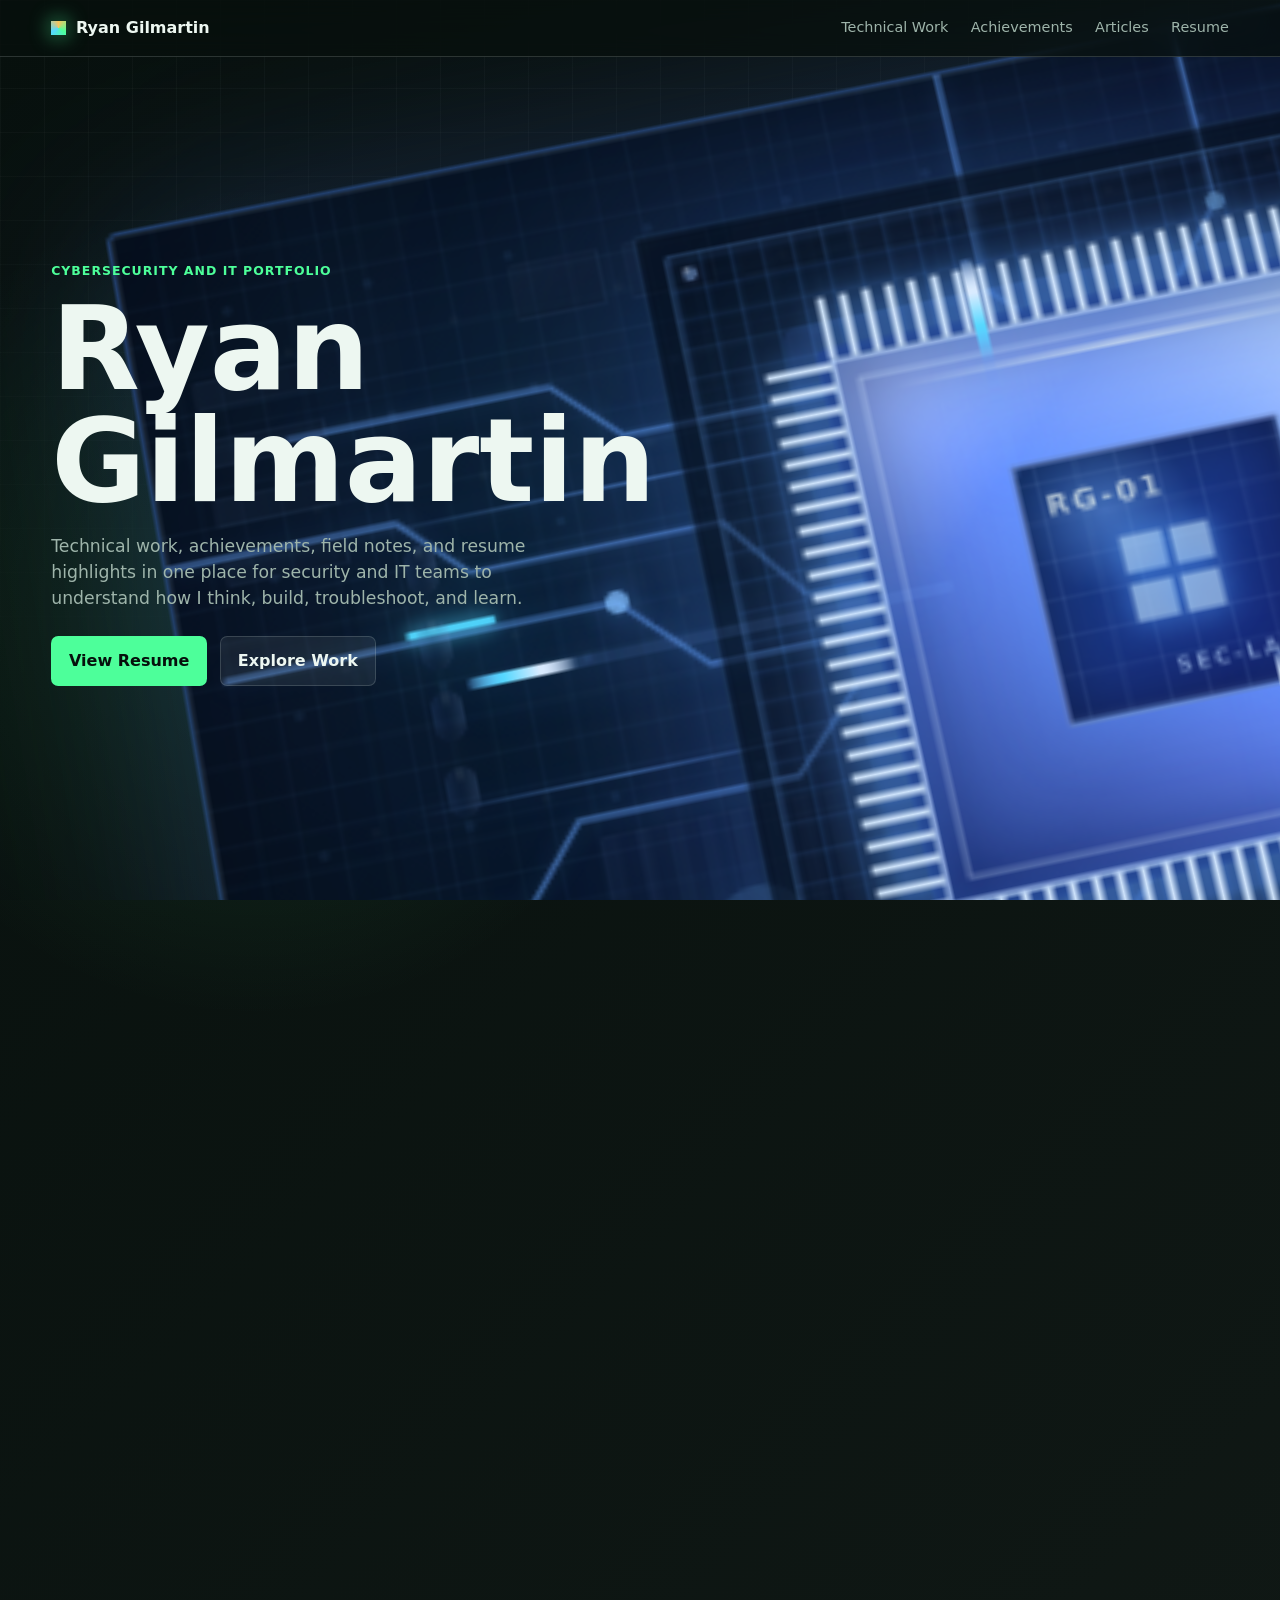
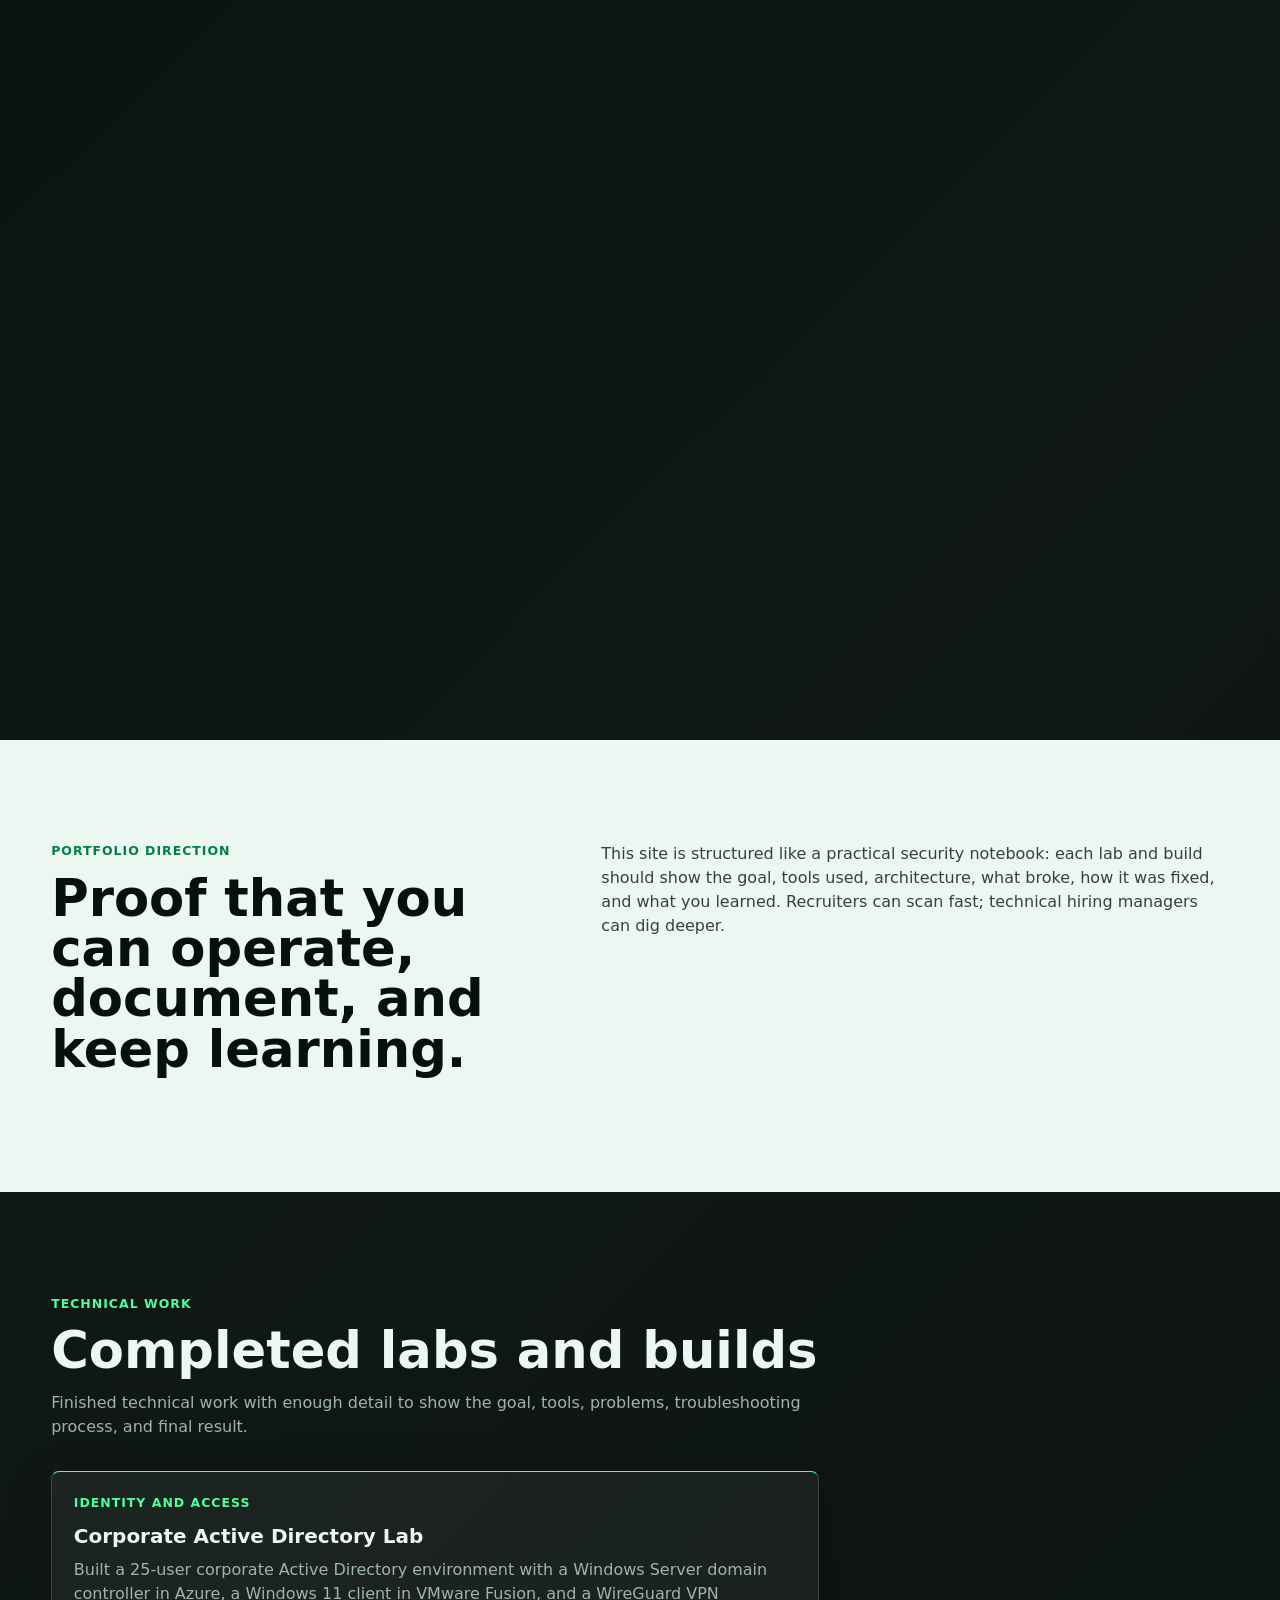
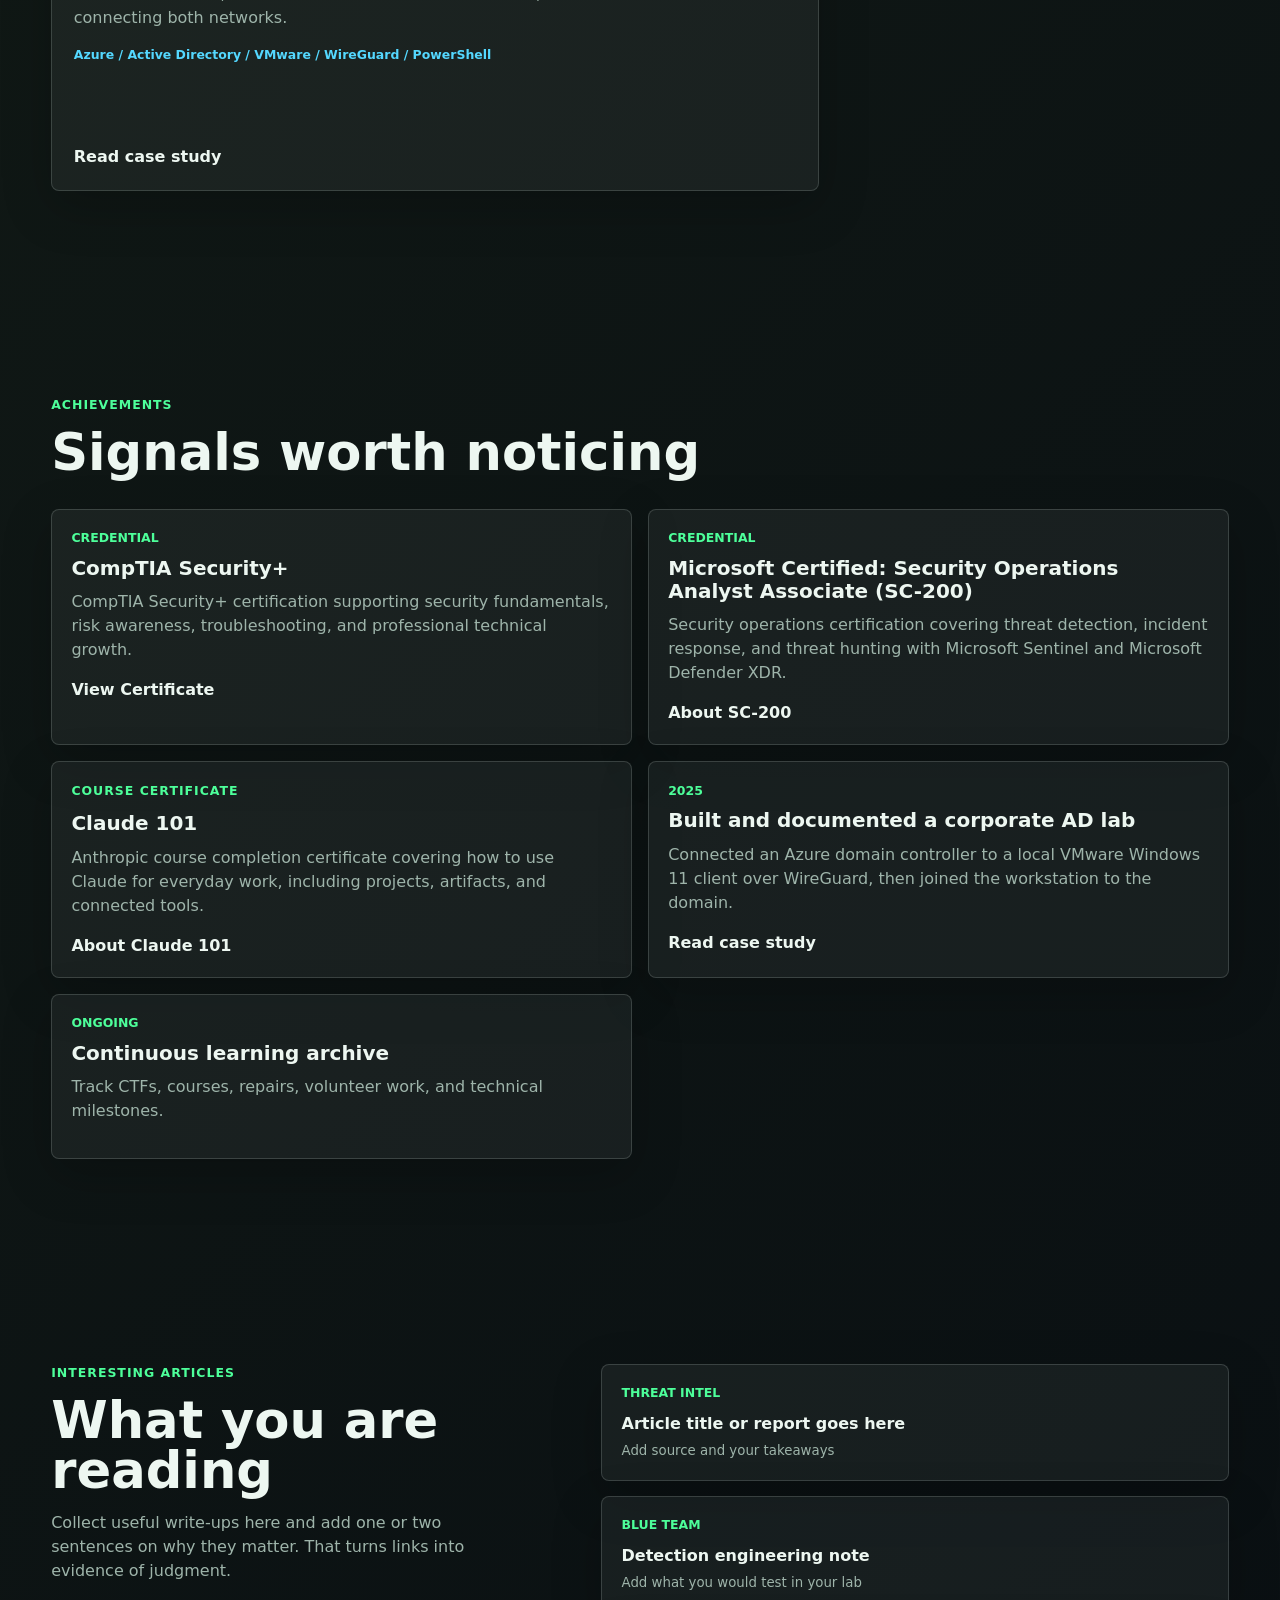
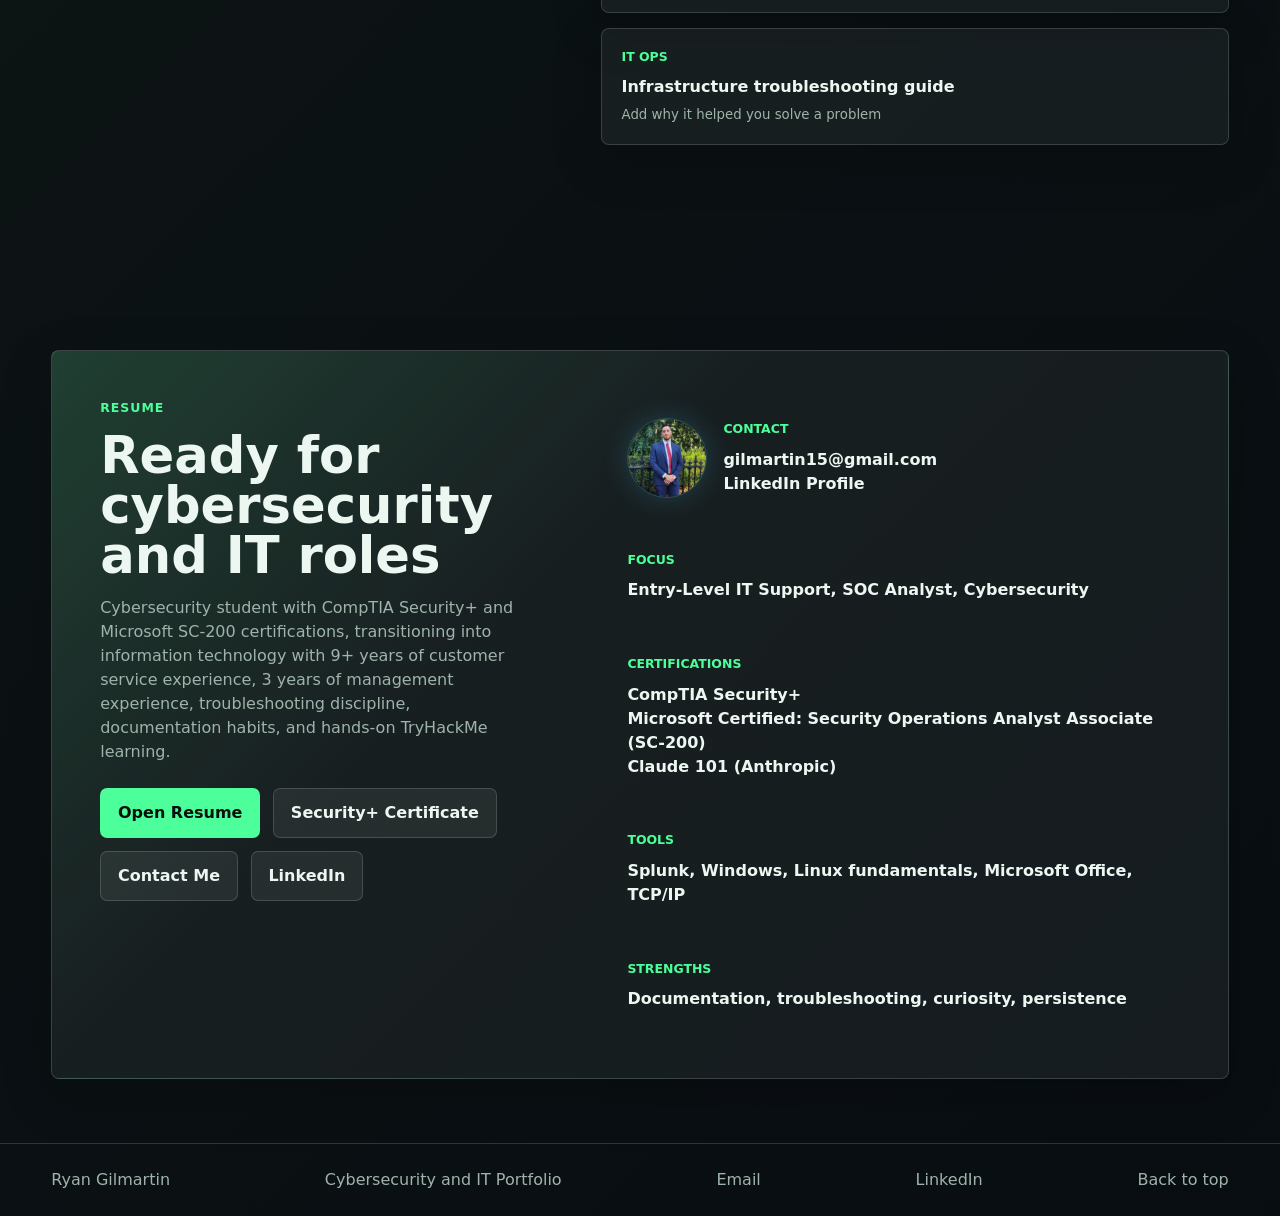
<file: index.html>
<!doctype html>
<html lang="en">
  <head>
    <meta charset="UTF-8" />
    <meta name="viewport" content="width=device-width, initial-scale=1.0" />
    <title>Ryan Gilmartin | Cybersecurity Portfolio</title>
    <meta
      name="description"
      content="A cybersecurity and IT portfolio showcasing technical work, achievements, articles, and resume experience."
    />
    <link rel="stylesheet" href="styles.css" />
  </head>
  <body>
    <header class="site-header" aria-label="Primary navigation">
      <a class="brand" href="#top" aria-label="Back to top">
        <span class="brand-mark"></span>
        <span>Ryan Gilmartin</span>
      </a>
      <nav>
        <a href="#technical-work">Technical Work</a>
        <a href="#achievements">Achievements</a>
        <a href="#articles">Articles</a>
        <a href="#resume">Resume</a>
      </nav>
    </header>

    <main id="top">
      <section class="scroll-scene" aria-label="CPU zooming out into a computer">
        <div class="scene-sticky">
          <div class="scene-copy">
            <p class="eyebrow">Cybersecurity and IT Portfolio</p>
            <h1>Ryan Gilmartin</h1>
            <p>
              Technical work, achievements, field notes, and resume highlights
              in one place for security and IT teams to understand how I think,
              build, troubleshoot, and learn.
            </p>
            <div class="hero-actions">
              <a class="button primary" href="resume-pdf.html">View Resume</a>
              <a class="button secondary" href="#technical-work">Explore Work</a>
            </div>
          </div>

          <div class="computer-stage" aria-hidden="true">
            <div class="computer zoom-target">
              <div class="monitor">
                <div class="screen">
                  <div class="terminal-bar">
                    <span></span>
                    <span></span>
                    <span></span>
                  </div>
                  <div class="terminal-lines">
                    <span class="green">nmap -sV lab.gateway</span>
                    <span>22/tcp open ssh</span>
                    <span>443/tcp open https</span>
                    <span class="cyan">risk: patch validation queued</span>
                  </div>
                  <div class="network-map">
                    <i></i>
                    <i></i>
                    <i></i>
                    <i></i>
                    <i></i>
                  </div>
                </div>
                <div class="stand"></div>
                <div class="base"></div>
              </div>

              <div class="tower">
                <div class="tower-panel">
                  <span></span>
                  <span></span>
                  <span></span>
                </div>
                <div class="vent-grid">
                  <i></i><i></i><i></i><i></i><i></i><i></i><i></i><i></i><i></i>
                </div>
              </div>

              <div class="motherboard">
                <div class="board-grid"></div>
                <svg class="circuit-traces" viewBox="0 0 1000 560" preserveAspectRatio="none">
                  <path d="M500 280 H260 L220 240 H20" />
                  <path d="M500 255 H315 L280 210 H150 L118 178 H0" />
                  <path d="M500 305 H330 L292 344 H180 L148 382 H0" />
                  <path d="M500 232 H390 L356 156 H240 L208 124 H72" />
                  <path d="M500 330 H410 L370 424 H262 L226 462 H88" />
                  <path d="M500 280 H740 L778 238 H1000" />
                  <path d="M500 254 H652 L692 188 H846 L882 154 H1000" />
                  <path d="M500 305 H666 L706 370 H826 L866 420 H1000" />
                  <path d="M500 230 H578 L620 106 H760 L794 72 H1000" />
                  <path d="M500 333 H586 L622 488 H772 L806 524 H1000" />
                  <path d="M474 280 V155 L438 118 V0" />
                  <path d="M526 280 V146 L565 96 V0" />
                  <path d="M474 280 V404 L438 444 V560" />
                  <path d="M526 280 V410 L568 458 V560" />
                  <path class="trace-hot" d="M500 280 H760 L802 236 H1000" />
                  <path class="trace-hot trace-delay" d="M500 280 H245 L202 236 H20" />
                  <circle cx="220" cy="240" r="6" />
                  <circle cx="778" cy="238" r="6" />
                  <circle cx="356" cy="156" r="5" />
                  <circle cx="706" cy="370" r="5" />
                  <circle cx="438" cy="444" r="5" />
                  <circle cx="565" cy="96" r="5" />
                </svg>
                <div class="io-ports">
                  <i></i>
                  <i></i>
                  <i></i>
                  <i></i>
                </div>
                <div class="vrm-bank">
                  <span></span>
                  <span></span>
                  <span></span>
                  <span></span>
                  <span></span>
                </div>
                <div class="cpu-socket">
                  <div class="socket-screws">
                    <i></i>
                    <i></i>
                    <i></i>
                    <i></i>
                  </div>
                  <div class="socket-arm"></div>
                  <div class="cpu-chip">
                    <div class="chip-core">
                      <span>RG-01</span>
                      <small>SEC-LAB</small>
                      <div class="die-grid">
                        <i></i>
                        <i></i>
                        <i></i>
                        <i></i>
                      </div>
                    </div>
                    <div class="pins pins-top"></div>
                    <div class="pins pins-bottom"></div>
                    <div class="pins pins-left"></div>
                    <div class="pins pins-right"></div>
                  </div>
                </div>
                <div class="ram ram-a"></div>
                <div class="ram ram-b"></div>
                <div class="chipset">
                  <span></span>
                </div>
                <div class="m2-slot">
                  <span></span>
                </div>
                <div class="capacitors caps-left">
                  <i></i>
                  <i></i>
                  <i></i>
                  <i></i>
                </div>
                <div class="capacitors caps-right">
                  <i></i>
                  <i></i>
                  <i></i>
                </div>
                <div class="status-led led-green"></div>
                <div class="status-led led-amber"></div>
                <div class="trace trace-one"></div>
                <div class="trace trace-two"></div>
                <div class="trace trace-three"></div>
                <div class="trace trace-four"></div>
                <div class="trace trace-five"></div>
                <div class="trace trace-six"></div>
                <div class="data-line data-a">
                  <i></i>
                  <i></i>
                </div>
                <div class="data-line data-b">
                  <i></i>
                  <i></i>
                </div>
                <div class="data-line data-c">
                  <i></i>
                  <i></i>
                </div>
                <div class="data-line data-d">
                  <i></i>
                  <i></i>
                </div>
              </div>

              <div class="keyboard">
                <span></span><span></span><span></span><span></span><span></span>
                <span></span><span></span><span></span><span></span><span></span>
                <span></span><span></span><span></span><span></span><span></span>
              </div>
            </div>
          </div>

          <div class="scroll-hint">Scroll to zoom out</div>
        </div>
      </section>

      <section class="intro-band">
        <div class="content-grid">
          <div>
            <p class="eyebrow">Portfolio Direction</p>
            <h2>Proof that you can operate, document, and keep learning.</h2>
          </div>
          <p>
            This site is structured like a practical security notebook: each lab
            and build should show the goal, tools used, architecture, what broke,
            how it was fixed, and what you learned. Recruiters can scan fast;
            technical hiring managers can dig deeper.
          </p>
        </div>
      </section>

      <section id="technical-work" class="section">
        <div class="section-heading">
          <p class="eyebrow">Technical Work</p>
          <h2>Completed labs and builds</h2>
          <p>
            Finished technical work with enough detail to show the goal, tools,
            problems, troubleshooting process, and final result.
          </p>
        </div>
        <div class="card-grid featured-work-grid">
          <article class="card accent-green">
            <p class="card-kicker">Identity and Access</p>
            <h3>Corporate Active Directory Lab</h3>
            <p>
              Built a 25-user corporate Active Directory environment with a
              Windows Server domain controller in Azure, a Windows 11 client in
              VMware Fusion, and a WireGuard VPN connecting both networks.
            </p>
            <p class="card-tags">Azure / Active Directory / VMware / WireGuard / PowerShell</p>
            <a href="active-directory-lab.html">Read case study</a>
          </article>
        </div>
      </section>

      <section id="achievements" class="section">
        <div class="section-heading">
          <p class="eyebrow">Achievements</p>
          <h2>Signals worth noticing</h2>
        </div>
        <div class="timeline">
          <article>
            <time>Credential</time>
            <h3>CompTIA Security+</h3>
            <p>
              CompTIA Security+ certification supporting security fundamentals,
              risk awareness, troubleshooting, and professional technical growth.
            </p>
            <a href="assets/comptia-security-plus-certificate.pdf">View Certificate</a>
          </article>
          <article>
            <time>Credential</time>
            <h3>Microsoft Certified: Security Operations Analyst Associate (SC-200)</h3>
            <p>
              Security operations certification covering threat detection,
              incident response, and threat hunting with Microsoft Sentinel
              and Microsoft Defender XDR.
            </p>
            <a href="https://learn.microsoft.com/en-us/credentials/certifications/security-operations-analyst/">About SC-200</a>
          </article>
          <article>
            <p class="card-kicker">Course Certificate</p>
            <h3>Claude 101</h3>
            <p>
              Anthropic course completion certificate covering how to use Claude
              for everyday work, including projects, artifacts, and connected tools.
            </p>
            <a href="https://anthropic.skilljar.com/claude-101">About Claude 101</a>
          </article>
          <article>
            <time>2025</time>
            <h3>Built and documented a corporate AD lab</h3>
            <p>
              Connected an Azure domain controller to a local VMware Windows 11
              client over WireGuard, then joined the workstation to the domain.
            </p>
            <a href="active-directory-lab.html">Read case study</a>
          </article>
          <article>
            <time>Ongoing</time>
            <h3>Continuous learning archive</h3>
            <p>Track CTFs, courses, repairs, volunteer work, and technical milestones.</p>
          </article>
        </div>
      </section>

      <section id="articles" class="section split-section articles">
        <div class="section-heading">
          <p class="eyebrow">Interesting Articles</p>
          <h2>What you are reading</h2>
          <p>
            Collect useful write-ups here and add one or two sentences on why
            they matter. That turns links into evidence of judgment.
          </p>
        </div>
        <div class="article-stack">
          <a href="#">
            <span>Threat Intel</span>
            <strong>Article title or report goes here</strong>
            <small>Add source and your takeaways</small>
          </a>
          <a href="#">
            <span>Blue Team</span>
            <strong>Detection engineering note</strong>
            <small>Add what you would test in your lab</small>
          </a>
          <a href="#">
            <span>IT Ops</span>
            <strong>Infrastructure troubleshooting guide</strong>
            <small>Add why it helped you solve a problem</small>
          </a>
        </div>
      </section>

      <section id="resume" class="section resume-section">
        <div class="resume-panel">
          <div>
            <p class="eyebrow">Resume</p>
            <h2>Ready for cybersecurity and IT roles</h2>
            <p>
              Cybersecurity student with CompTIA Security+ and Microsoft SC-200
              certifications, transitioning into information technology with
              9+ years of customer service
              experience, 3 years of management experience, troubleshooting
              discipline, documentation habits, and hands-on TryHackMe learning.
            </p>
            <div class="hero-actions">
              <a class="button primary" href="resume-pdf.html">Open Resume</a>
              <a class="button secondary" href="assets/comptia-security-plus-certificate.pdf">Security+ Certificate</a>
              <a class="button secondary" href="mailto:gilmartin15@gmail.com">Contact Me</a>
              <a class="button secondary" href="https://www.linkedin.com/in/ryan-gilmartin-147a14136">LinkedIn</a>
            </div>
          </div>
          <div class="resume-facts">
            <article class="profile-card">
              <img src="assets/ryan-gilmartin-headshot.jpg" alt="Ryan Gilmartin headshot" />
              <div>
                <span>Contact</span>
                <strong>gilmartin15@gmail.com</strong>
                <a href="https://www.linkedin.com/in/ryan-gilmartin-147a14136">LinkedIn Profile</a>
              </div>
            </article>
            <article>
              <span>Focus</span>
              <strong>Entry-Level IT Support, SOC Analyst, Cybersecurity</strong>
            </article>
            <article>
              <span>Certifications</span>
              <strong>CompTIA Security+</strong>
              <strong>Microsoft Certified: Security Operations Analyst Associate (SC-200)</strong>
              <strong>Claude 101 (Anthropic)</strong>
            </article>
            <article>
              <span>Tools</span>
              <strong>Splunk, Windows, Linux fundamentals, Microsoft Office, TCP/IP</strong>
            </article>
            <article>
              <span>Strengths</span>
              <strong>Documentation, troubleshooting, curiosity, persistence</strong>
            </article>
          </div>
        </div>
      </section>
    </main>

    <footer>
      <span>Ryan Gilmartin</span>
      <span>Cybersecurity and IT Portfolio</span>
      <a href="mailto:gilmartin15@gmail.com">Email</a>
      <a href="https://www.linkedin.com/in/ryan-gilmartin-147a14136">LinkedIn</a>
      <a href="#top">Back to top</a>
    </footer>

    <script src="script.js"></script>
  </body>
</html>
</file>
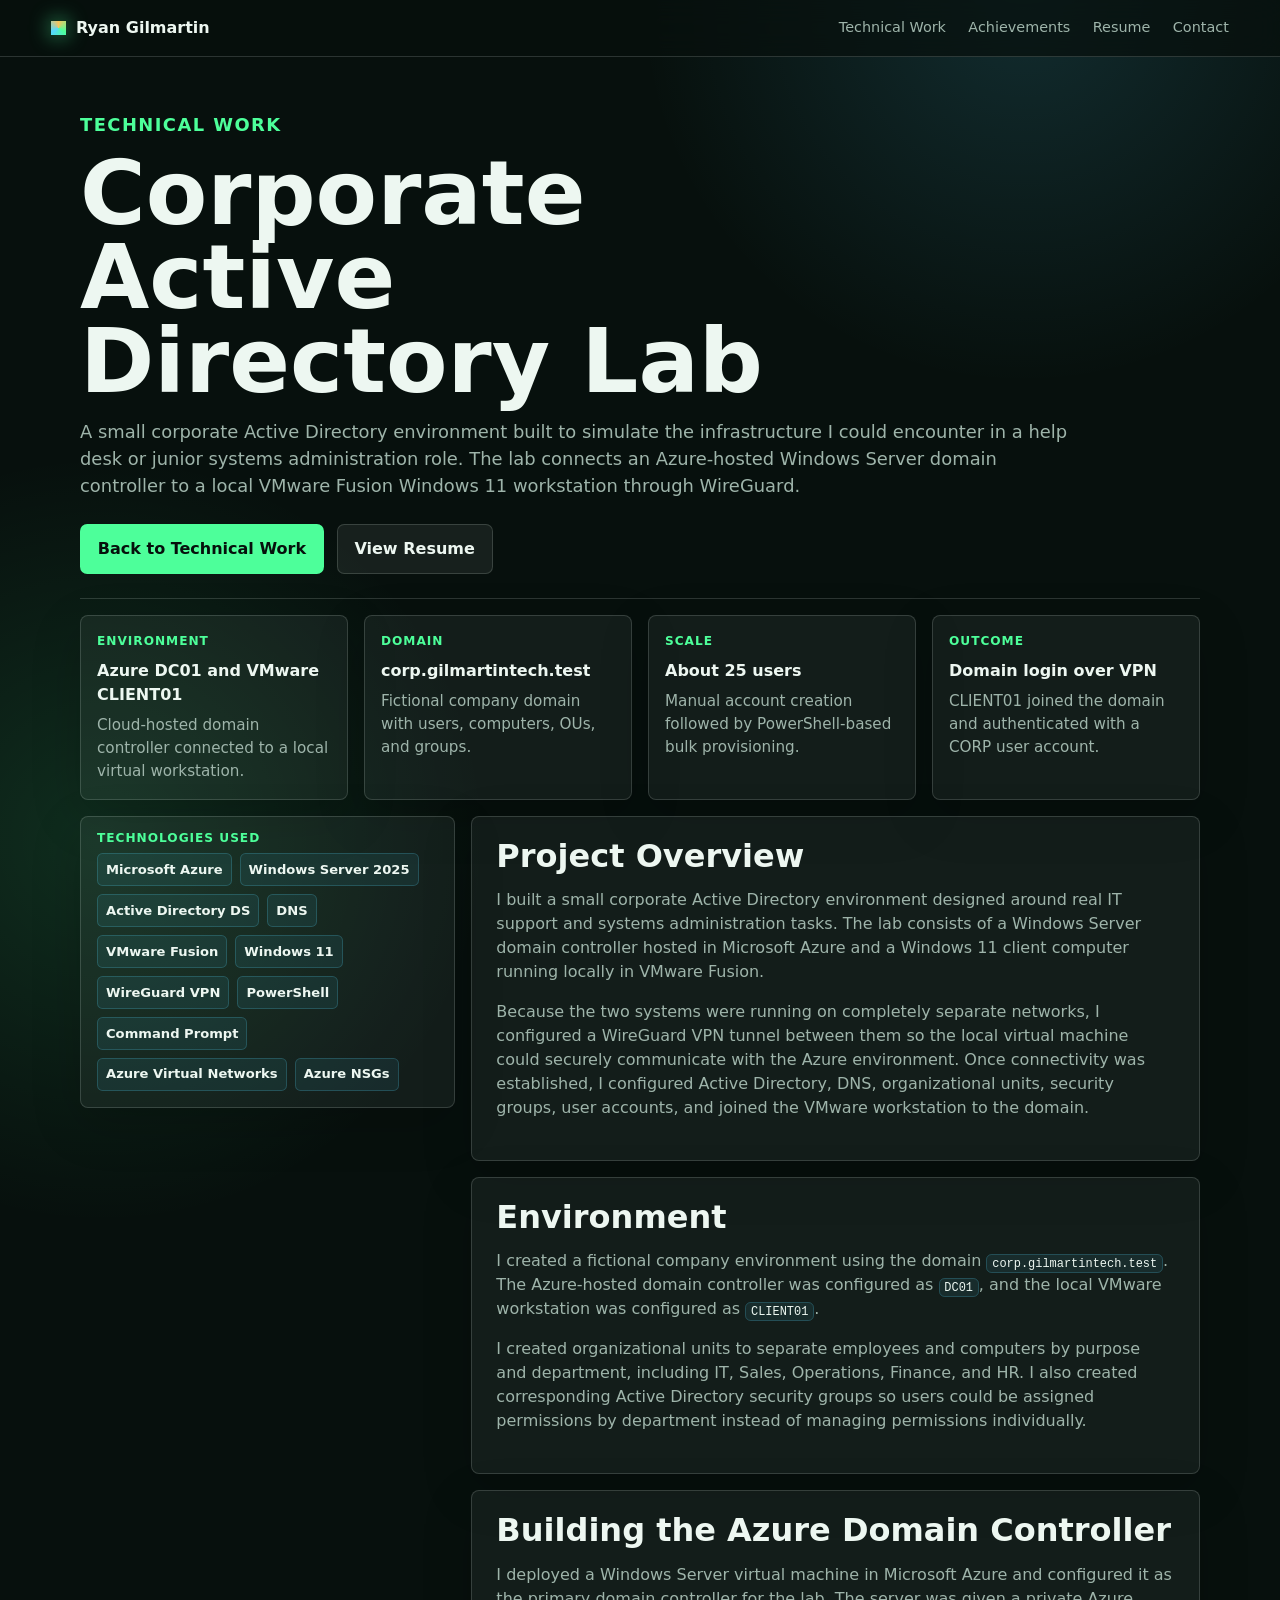
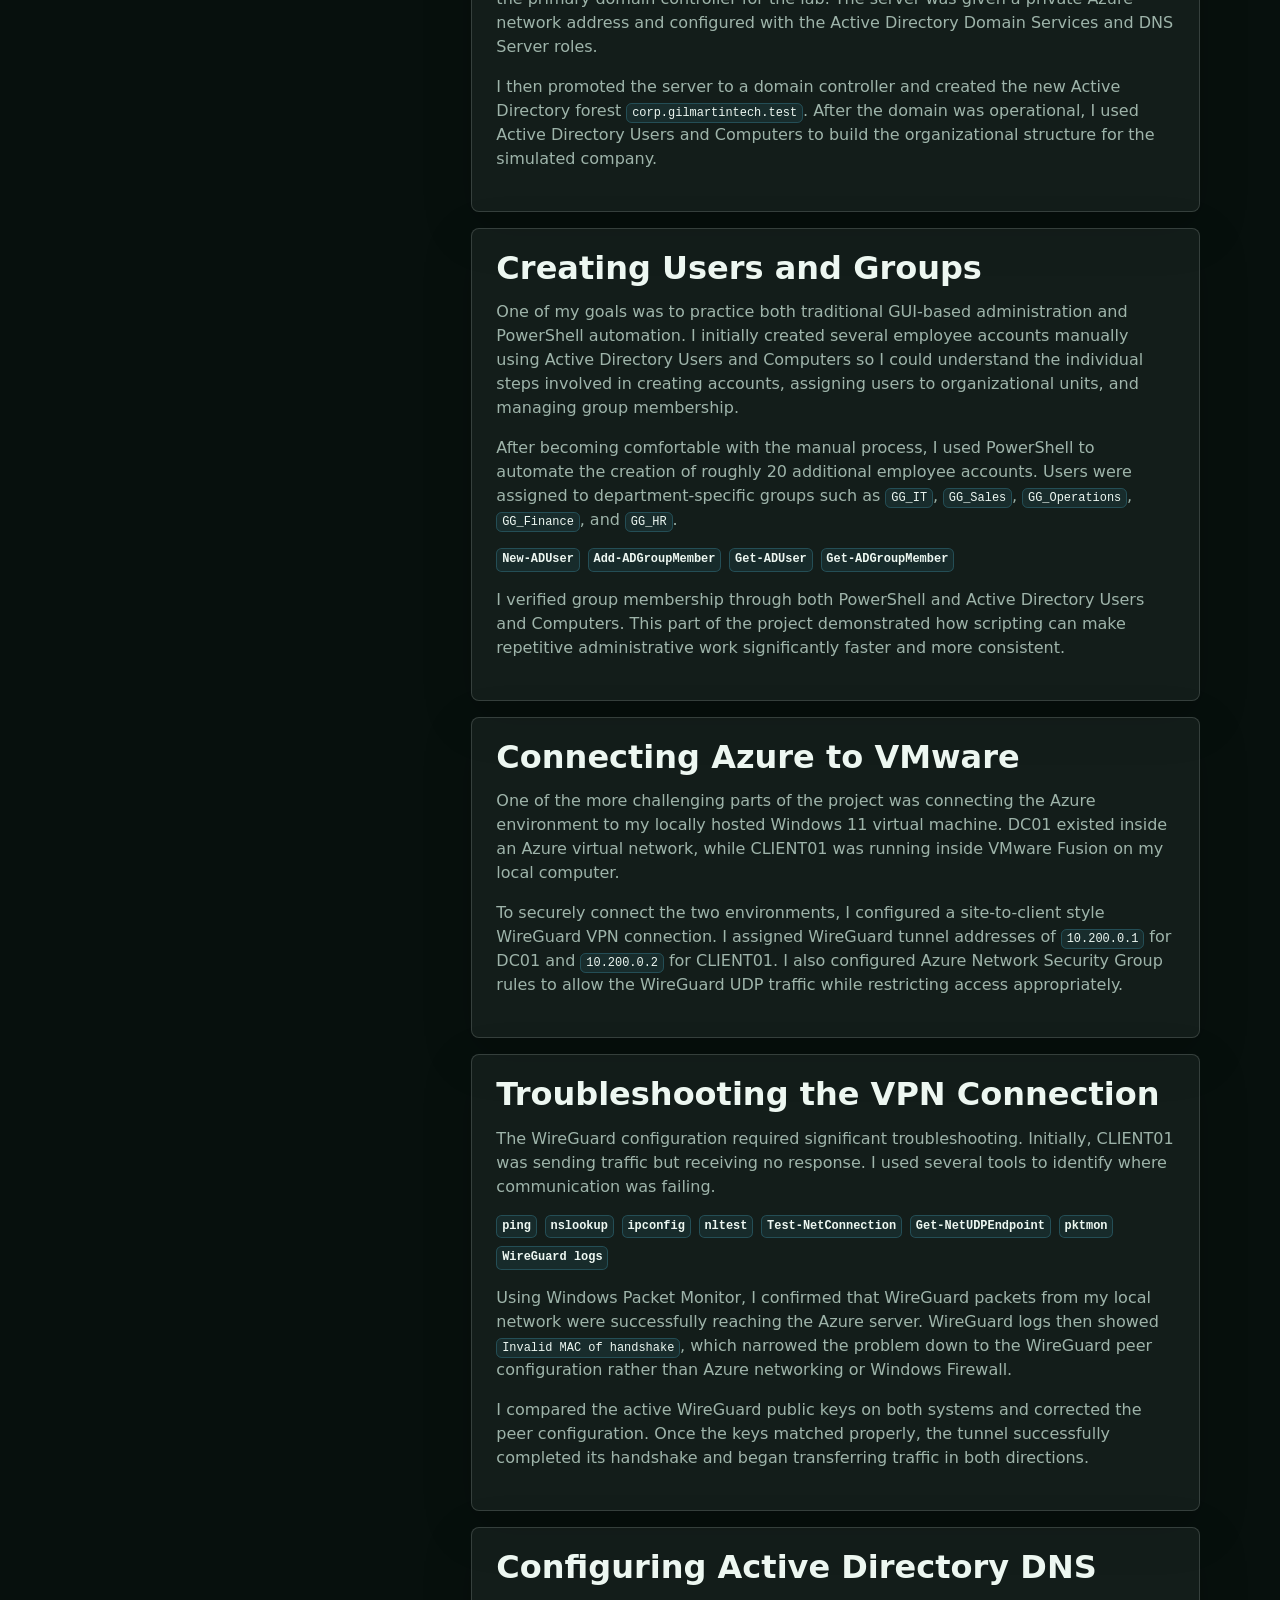
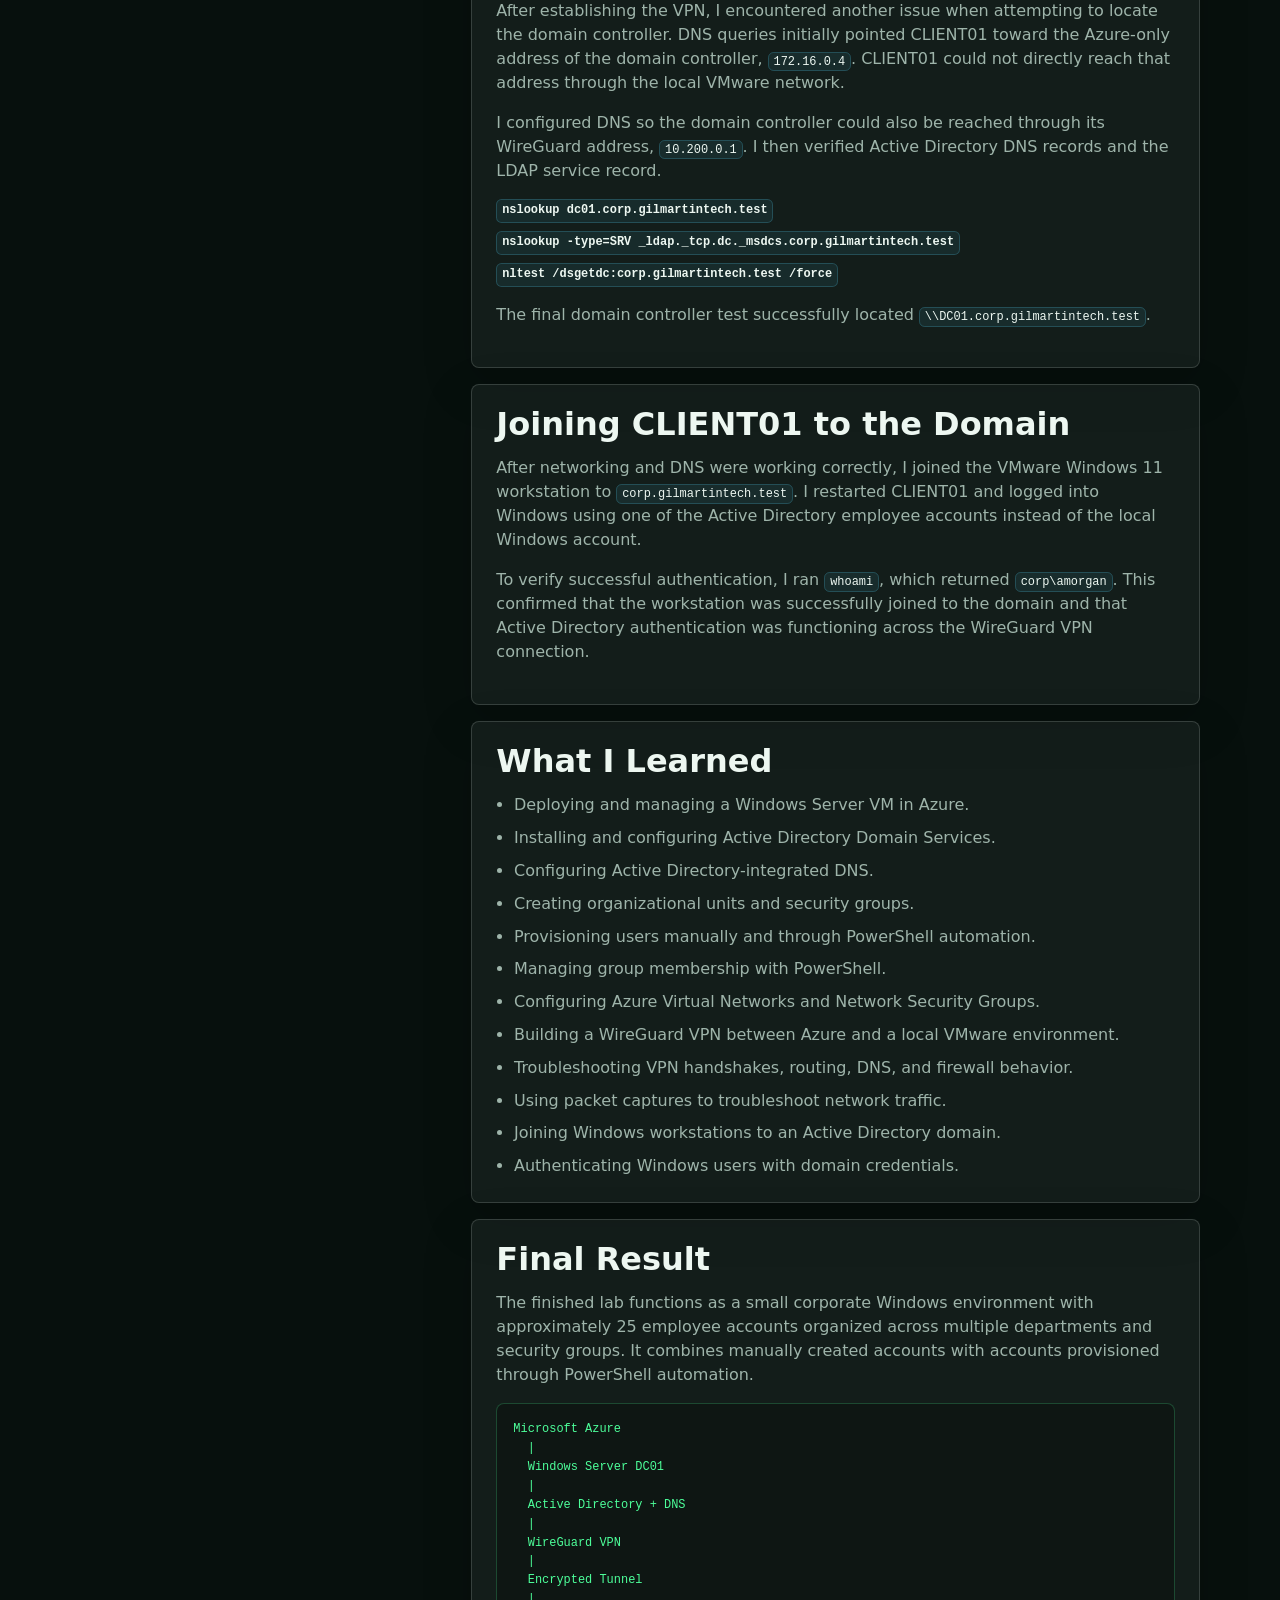
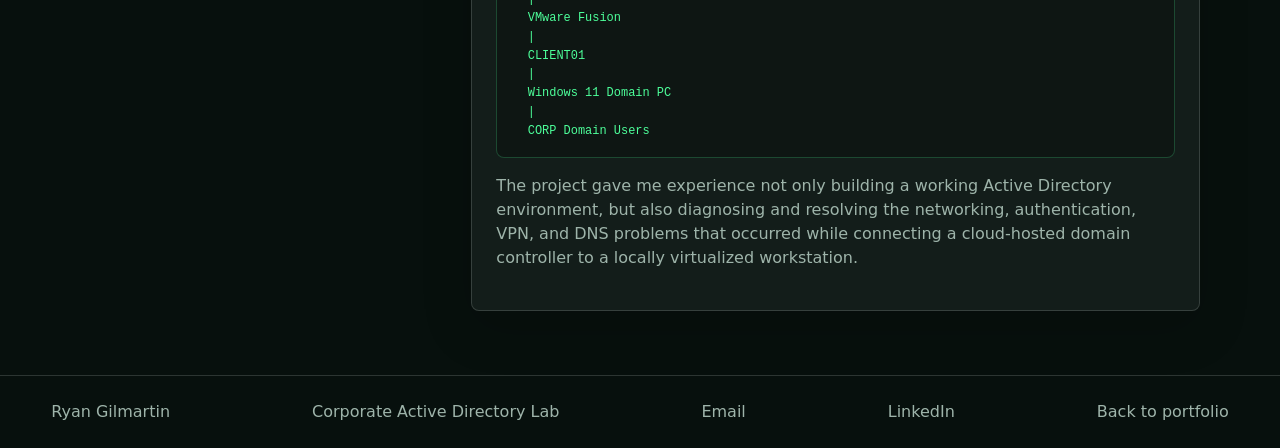
<file: active-directory-lab.html>
<!doctype html>
<html lang="en">
  <head>
    <meta charset="UTF-8" />
    <meta name="viewport" content="width=device-width, initial-scale=1.0" />
    <title>Corporate Active Directory Lab | Ryan Gilmartin</title>
    <meta
      name="description"
      content="Ryan Gilmartin's corporate Active Directory lab using Azure, Windows Server, VMware Fusion, WireGuard, DNS, and PowerShell."
    />
    <link rel="stylesheet" href="styles.css" />
  </head>
  <body class="project-document-body">
    <header class="site-header" aria-label="Project navigation">
      <a class="brand" href="index.html" aria-label="Back to portfolio">
        <span class="brand-mark"></span>
        <span>Ryan Gilmartin</span>
      </a>
      <nav>
        <a href="index.html#technical-work">Technical Work</a>
        <a href="index.html#achievements">Achievements</a>
        <a href="resume-pdf.html">Resume</a>
        <a href="mailto:gilmartin15@gmail.com">Contact</a>
      </nav>
    </header>

    <main class="project-document">
      <section class="project-hero">
        <p class="eyebrow">Technical Work</p>
        <h1>Corporate Active Directory Lab</h1>
        <p>
          A small corporate Active Directory environment built to simulate the
          infrastructure I could encounter in a help desk or junior systems
          administration role. The lab connects an Azure-hosted Windows Server
          domain controller to a local VMware Fusion Windows 11 workstation
          through WireGuard.
        </p>
        <div class="project-actions">
          <a class="button primary" href="index.html#technical-work">Back to Technical Work</a>
          <a class="button secondary" href="resume-pdf.html">View Resume</a>
        </div>
      </section>

      <section class="project-summary-grid" aria-label="Project summary">
        <article>
          <span>Environment</span>
          <strong>Azure DC01 and VMware CLIENT01</strong>
          <p>Cloud-hosted domain controller connected to a local virtual workstation.</p>
        </article>
        <article>
          <span>Domain</span>
          <strong>corp.gilmartintech.test</strong>
          <p>Fictional company domain with users, computers, OUs, and groups.</p>
        </article>
        <article>
          <span>Scale</span>
          <strong>About 25 users</strong>
          <p>Manual account creation followed by PowerShell-based bulk provisioning.</p>
        </article>
        <article>
          <span>Outcome</span>
          <strong>Domain login over VPN</strong>
          <p>CLIENT01 joined the domain and authenticated with a CORP user account.</p>
        </article>
      </section>

      <section class="project-layout">
        <aside class="project-sidebar" aria-label="Technologies used">
          <h2>Technologies Used</h2>
          <div class="tag-list">
            <span>Microsoft Azure</span>
            <span>Windows Server 2025</span>
            <span>Active Directory DS</span>
            <span>DNS</span>
            <span>VMware Fusion</span>
            <span>Windows 11</span>
            <span>WireGuard VPN</span>
            <span>PowerShell</span>
            <span>Command Prompt</span>
            <span>Azure Virtual Networks</span>
            <span>Azure NSGs</span>
          </div>
        </aside>

        <article class="project-content">
          <section class="project-block">
            <h2>Project Overview</h2>
            <p>
              I built a small corporate Active Directory environment designed
              around real IT support and systems administration tasks. The lab
              consists of a Windows Server domain controller hosted in Microsoft
              Azure and a Windows 11 client computer running locally in VMware
              Fusion.
            </p>
            <p>
              Because the two systems were running on completely separate
              networks, I configured a WireGuard VPN tunnel between them so the
              local virtual machine could securely communicate with the Azure
              environment. Once connectivity was established, I configured
              Active Directory, DNS, organizational units, security groups, user
              accounts, and joined the VMware workstation to the domain.
            </p>
          </section>

          <section class="project-block">
            <h2>Environment</h2>
            <p>
              I created a fictional company environment using the domain
              <code>corp.gilmartintech.test</code>. The Azure-hosted domain
              controller was configured as <code>DC01</code>, and the local
              VMware workstation was configured as <code>CLIENT01</code>.
            </p>
            <p>
              I created organizational units to separate employees and computers
              by purpose and department, including IT, Sales, Operations,
              Finance, and HR. I also created corresponding Active Directory
              security groups so users could be assigned permissions by
              department instead of managing permissions individually.
            </p>
          </section>

          <section class="project-block">
            <h2>Building the Azure Domain Controller</h2>
            <p>
              I deployed a Windows Server virtual machine in Microsoft Azure and
              configured it as the primary domain controller for the lab. The
              server was given a private Azure network address and configured
              with the Active Directory Domain Services and DNS Server roles.
            </p>
            <p>
              I then promoted the server to a domain controller and created the
              new Active Directory forest <code>corp.gilmartintech.test</code>.
              After the domain was operational, I used Active Directory Users
              and Computers to build the organizational structure for the
              simulated company.
            </p>
          </section>

          <section class="project-block">
            <h2>Creating Users and Groups</h2>
            <p>
              One of my goals was to practice both traditional GUI-based
              administration and PowerShell automation. I initially created
              several employee accounts manually using Active Directory Users and
              Computers so I could understand the individual steps involved in
              creating accounts, assigning users to organizational units, and
              managing group membership.
            </p>
            <p>
              After becoming comfortable with the manual process, I used
              PowerShell to automate the creation of roughly 20 additional
              employee accounts. Users were assigned to department-specific
              groups such as <code>GG_IT</code>, <code>GG_Sales</code>,
              <code>GG_Operations</code>, <code>GG_Finance</code>, and
              <code>GG_HR</code>.
            </p>
            <div class="command-list" aria-label="PowerShell commands practiced">
              <code>New-ADUser</code>
              <code>Add-ADGroupMember</code>
              <code>Get-ADUser</code>
              <code>Get-ADGroupMember</code>
            </div>
            <p>
              I verified group membership through both PowerShell and Active
              Directory Users and Computers. This part of the project
              demonstrated how scripting can make repetitive administrative work
              significantly faster and more consistent.
            </p>
          </section>

          <section class="project-block">
            <h2>Connecting Azure to VMware</h2>
            <p>
              One of the more challenging parts of the project was connecting
              the Azure environment to my locally hosted Windows 11 virtual
              machine. DC01 existed inside an Azure virtual network, while
              CLIENT01 was running inside VMware Fusion on my local computer.
            </p>
            <p>
              To securely connect the two environments, I configured a
              site-to-client style WireGuard VPN connection. I assigned
              WireGuard tunnel addresses of <code>10.200.0.1</code> for DC01
              and <code>10.200.0.2</code> for CLIENT01. I also configured Azure
              Network Security Group rules to allow the WireGuard UDP traffic
              while restricting access appropriately.
            </p>
          </section>

          <section class="project-block">
            <h2>Troubleshooting the VPN Connection</h2>
            <p>
              The WireGuard configuration required significant troubleshooting.
              Initially, CLIENT01 was sending traffic but receiving no response.
              I used several tools to identify where communication was failing.
            </p>
            <div class="command-list" aria-label="Troubleshooting tools used">
              <code>ping</code>
              <code>nslookup</code>
              <code>ipconfig</code>
              <code>nltest</code>
              <code>Test-NetConnection</code>
              <code>Get-NetUDPEndpoint</code>
              <code>pktmon</code>
              <code>WireGuard logs</code>
            </div>
            <p>
              Using Windows Packet Monitor, I confirmed that WireGuard packets
              from my local network were successfully reaching the Azure server.
              WireGuard logs then showed <code>Invalid MAC of handshake</code>,
              which narrowed the problem down to the WireGuard peer
              configuration rather than Azure networking or Windows Firewall.
            </p>
            <p>
              I compared the active WireGuard public keys on both systems and
              corrected the peer configuration. Once the keys matched properly,
              the tunnel successfully completed its handshake and began
              transferring traffic in both directions.
            </p>
          </section>

          <section class="project-block">
            <h2>Configuring Active Directory DNS</h2>
            <p>
              After establishing the VPN, I encountered another issue when
              attempting to locate the domain controller. DNS queries initially
              pointed CLIENT01 toward the Azure-only address of the domain
              controller, <code>172.16.0.4</code>. CLIENT01 could not directly
              reach that address through the local VMware network.
            </p>
            <p>
              I configured DNS so the domain controller could also be reached
              through its WireGuard address, <code>10.200.0.1</code>. I then
              verified Active Directory DNS records and the LDAP service record.
            </p>
            <div class="command-list" aria-label="DNS verification commands">
              <code>nslookup dc01.corp.gilmartintech.test</code>
              <code>nslookup -type=SRV _ldap._tcp.dc._msdcs.corp.gilmartintech.test</code>
              <code>nltest /dsgetdc:corp.gilmartintech.test /force</code>
            </div>
            <p>
              The final domain controller test successfully located
              <code>\\DC01.corp.gilmartintech.test</code>.
            </p>
          </section>

          <section class="project-block">
            <h2>Joining CLIENT01 to the Domain</h2>
            <p>
              After networking and DNS were working correctly, I joined the
              VMware Windows 11 workstation to <code>corp.gilmartintech.test</code>.
              I restarted CLIENT01 and logged into Windows using one of the
              Active Directory employee accounts instead of the local Windows
              account.
            </p>
            <p>
              To verify successful authentication, I ran <code>whoami</code>,
              which returned <code>corp\amorgan</code>. This confirmed that the
              workstation was successfully joined to the domain and that Active
              Directory authentication was functioning across the WireGuard VPN
              connection.
            </p>
          </section>

          <section class="project-block">
            <h2>What I Learned</h2>
            <ul class="project-list">
              <li>Deploying and managing a Windows Server VM in Azure.</li>
              <li>Installing and configuring Active Directory Domain Services.</li>
              <li>Configuring Active Directory-integrated DNS.</li>
              <li>Creating organizational units and security groups.</li>
              <li>Provisioning users manually and through PowerShell automation.</li>
              <li>Managing group membership with PowerShell.</li>
              <li>Configuring Azure Virtual Networks and Network Security Groups.</li>
              <li>Building a WireGuard VPN between Azure and a local VMware environment.</li>
              <li>Troubleshooting VPN handshakes, routing, DNS, and firewall behavior.</li>
              <li>Using packet captures to troubleshoot network traffic.</li>
              <li>Joining Windows workstations to an Active Directory domain.</li>
              <li>Authenticating Windows users with domain credentials.</li>
            </ul>
          </section>

          <section class="project-block final-result">
            <h2>Final Result</h2>
            <p>
              The finished lab functions as a small corporate Windows
              environment with approximately 25 employee accounts organized
              across multiple departments and security groups. It combines
              manually created accounts with accounts provisioned through
              PowerShell automation.
            </p>
            <pre class="network-diagram"><code>Microsoft Azure
  |
  Windows Server DC01
  |
  Active Directory + DNS
  |
  WireGuard VPN
  |
  Encrypted Tunnel
  |
  VMware Fusion
  |
  CLIENT01
  |
  Windows 11 Domain PC
  |
  CORP Domain Users</code></pre>
            <p>
              The project gave me experience not only building a working Active
              Directory environment, but also diagnosing and resolving the
              networking, authentication, VPN, and DNS problems that occurred
              while connecting a cloud-hosted domain controller to a locally
              virtualized workstation.
            </p>
          </section>
        </article>
      </section>
    </main>

    <footer>
      <span>Ryan Gilmartin</span>
      <span>Corporate Active Directory Lab</span>
      <a href="mailto:gilmartin15@gmail.com">Email</a>
      <a href="https://www.linkedin.com/in/ryan-gilmartin-147a14136">LinkedIn</a>
      <a href="index.html#top">Back to portfolio</a>
    </footer>
  </body>
</html>
</file>
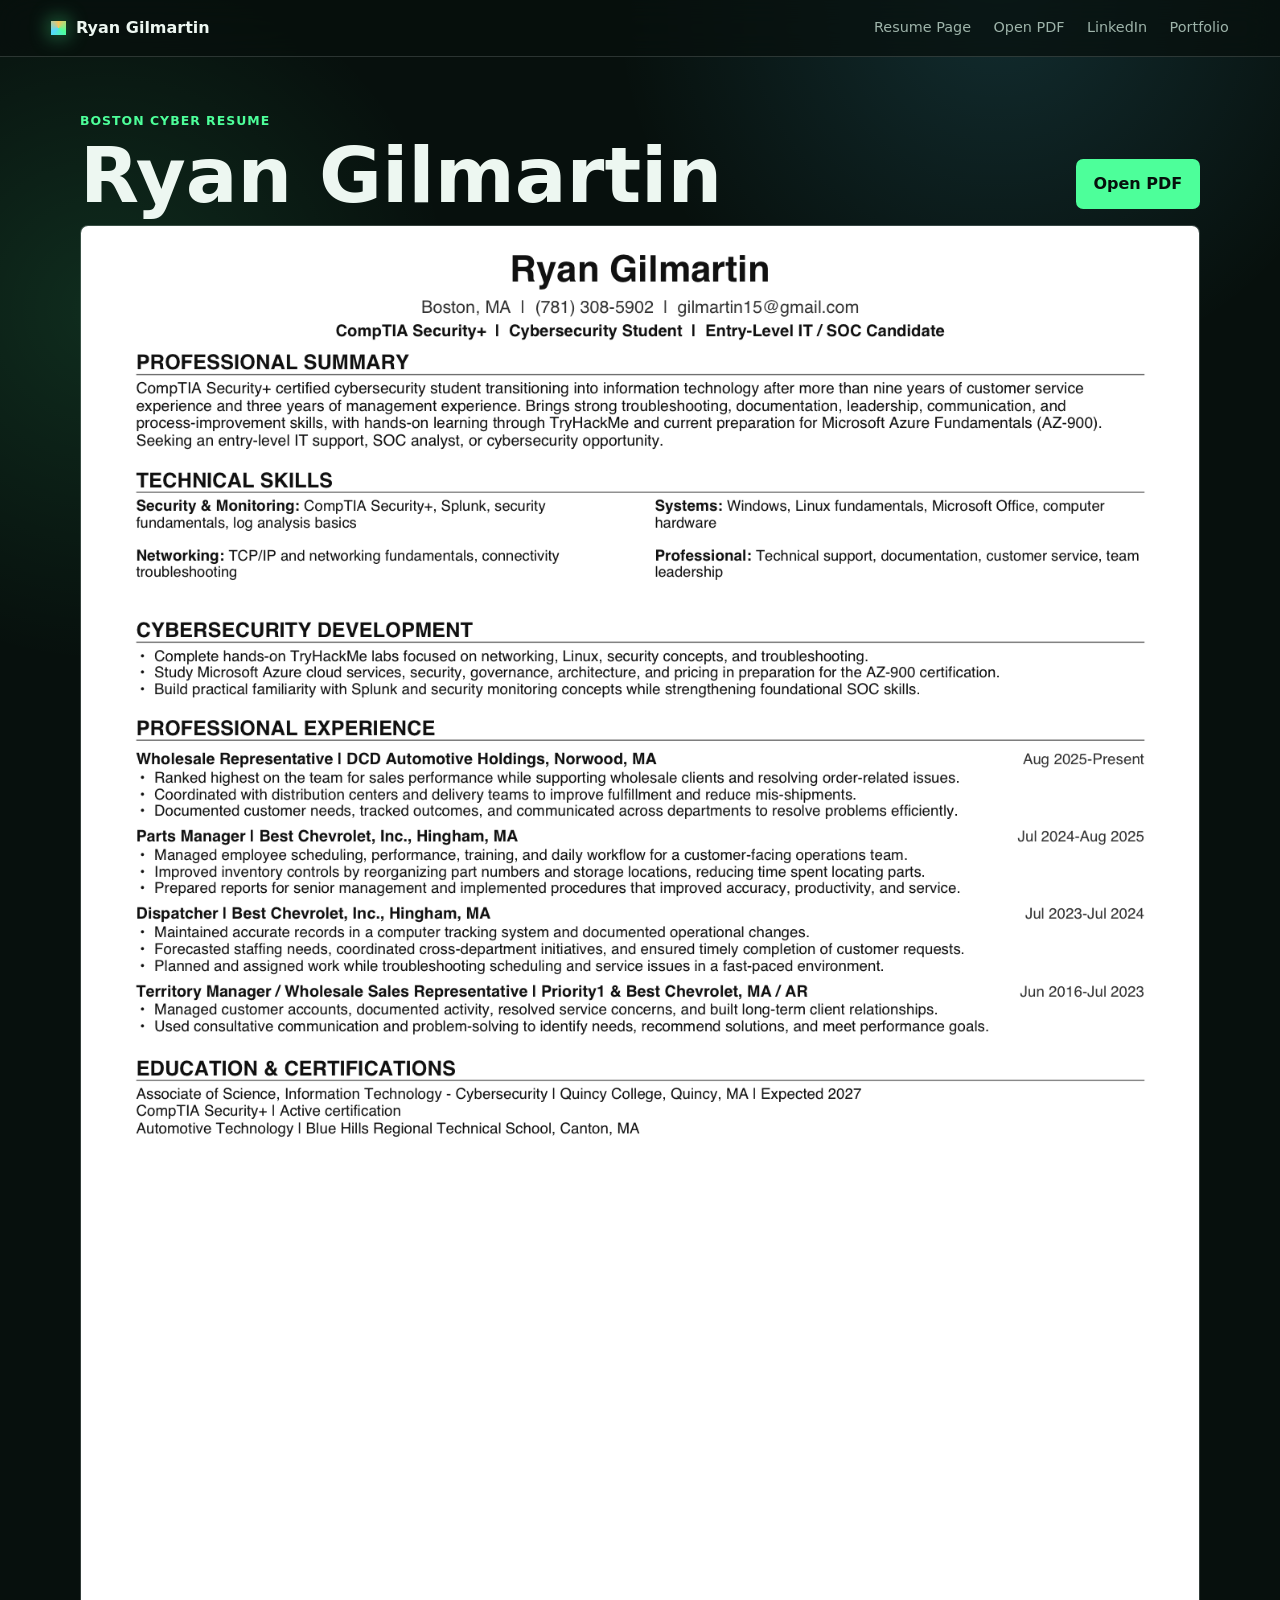
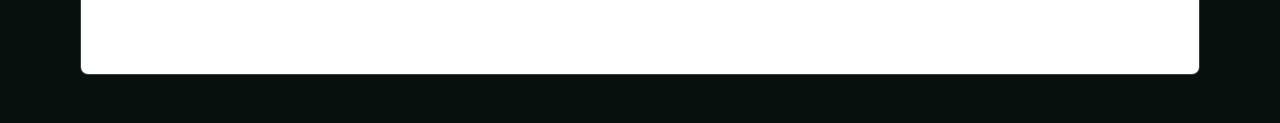
<file: resume-pdf.html>
<!doctype html>
<html lang="en">
  <head>
    <meta charset="UTF-8" />
    <meta name="viewport" content="width=device-width, initial-scale=1.0" />
    <title>Ryan Gilmartin | Resume PDF</title>
    <meta name="description" content="PDF resume for Ryan Gilmartin." />
    <link rel="stylesheet" href="styles.css" />
  </head>
  <body class="resume-document-body">
    <header class="site-header" aria-label="Resume PDF navigation">
      <a class="brand" href="index.html" aria-label="Back to portfolio">
        <span class="brand-mark"></span>
        <span>Ryan Gilmartin</span>
      </a>
      <nav>
        <a href="resume.html">Resume Page</a>
        <a href="assets/cyber-resume-ryan-gilmartin.pdf">Open PDF</a>
        <a href="https://www.linkedin.com/in/ryan-gilmartin-147a14136">LinkedIn</a>
        <a href="index.html#resume">Portfolio</a>
      </nav>
    </header>

    <main class="pdf-viewer-page">
      <div class="pdf-viewer-heading">
        <div>
          <p class="eyebrow">Boston Cyber Resume</p>
          <h1>Ryan Gilmartin</h1>
        </div>
        <a class="button primary" href="assets/cyber-resume-ryan-gilmartin.pdf">Open PDF</a>
      </div>

      <div class="pdf-preview">
        <img
          class="pdf-preview-image"
          src="assets/cyber-resume-ryan-gilmartin-preview.png"
          alt="Preview of Ryan Gilmartin's resume"
        />
      </div>
    </main>
  </body>
</html>
</file>
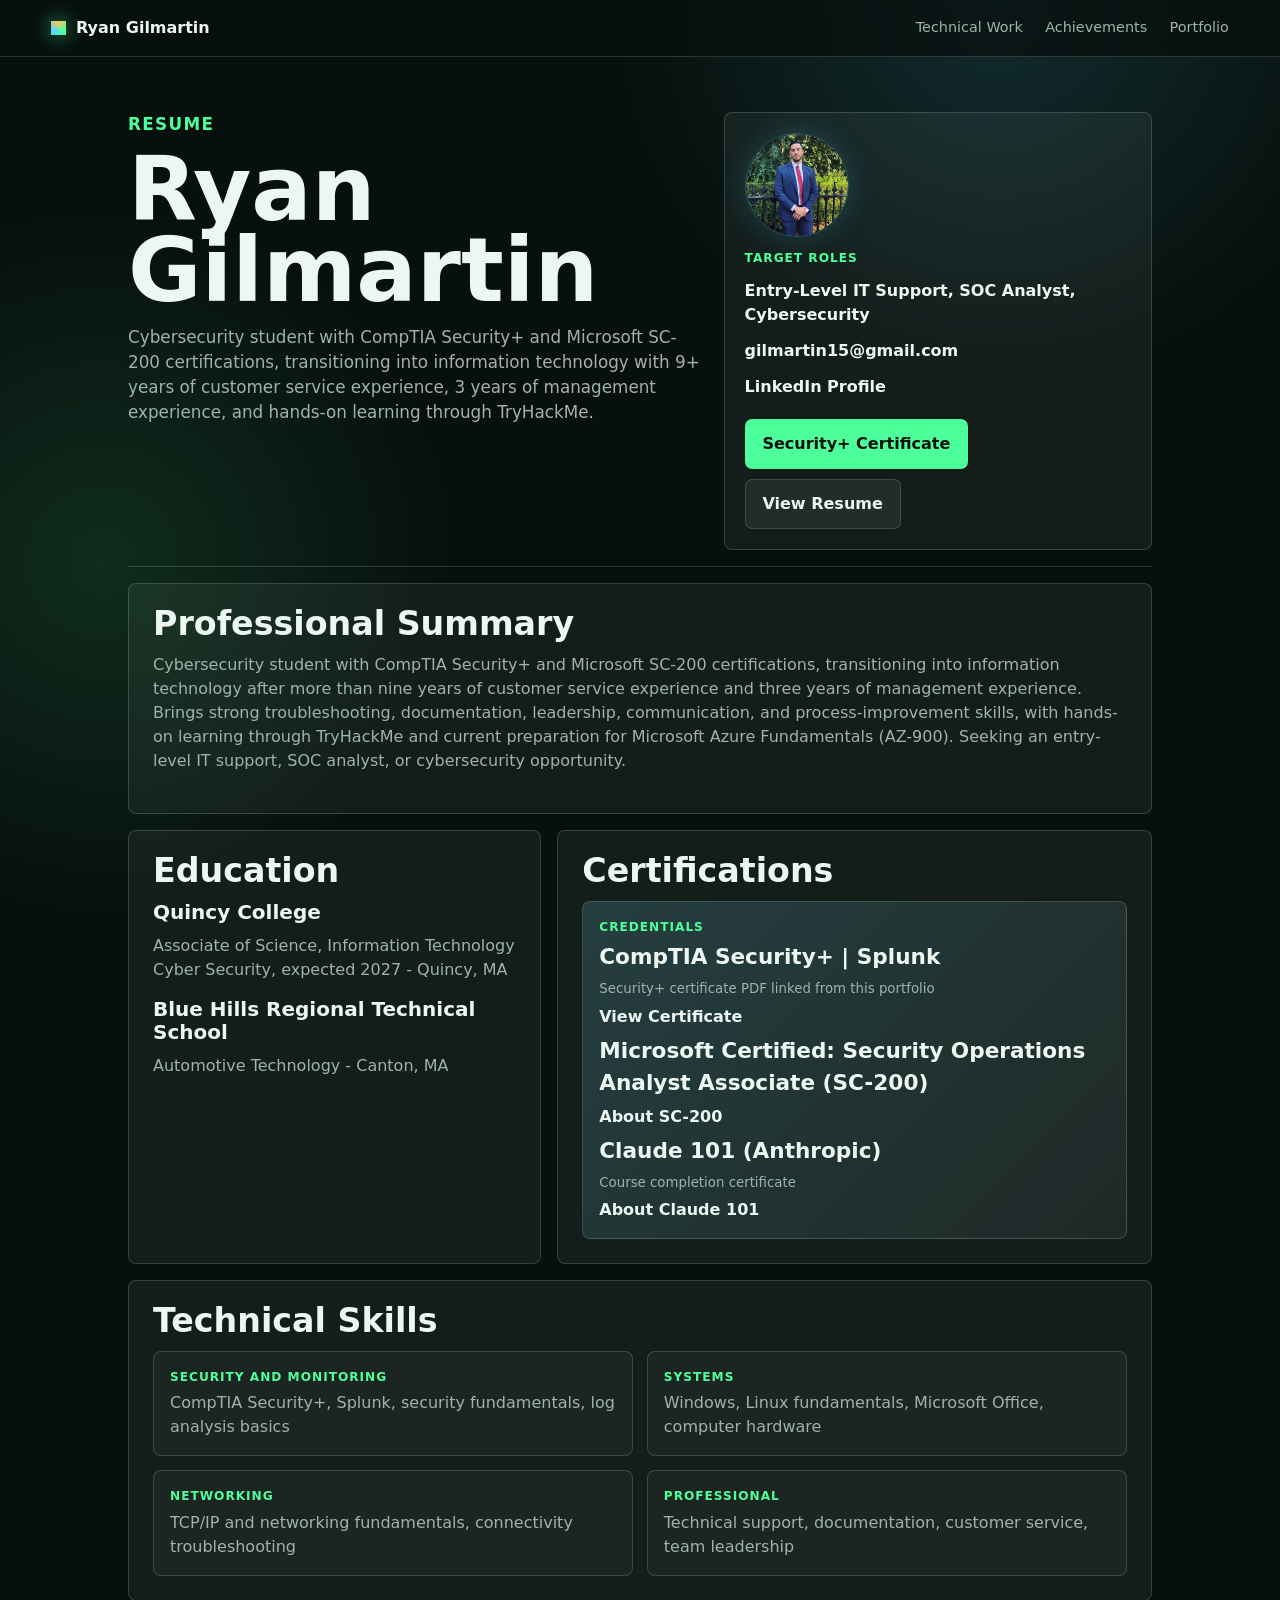
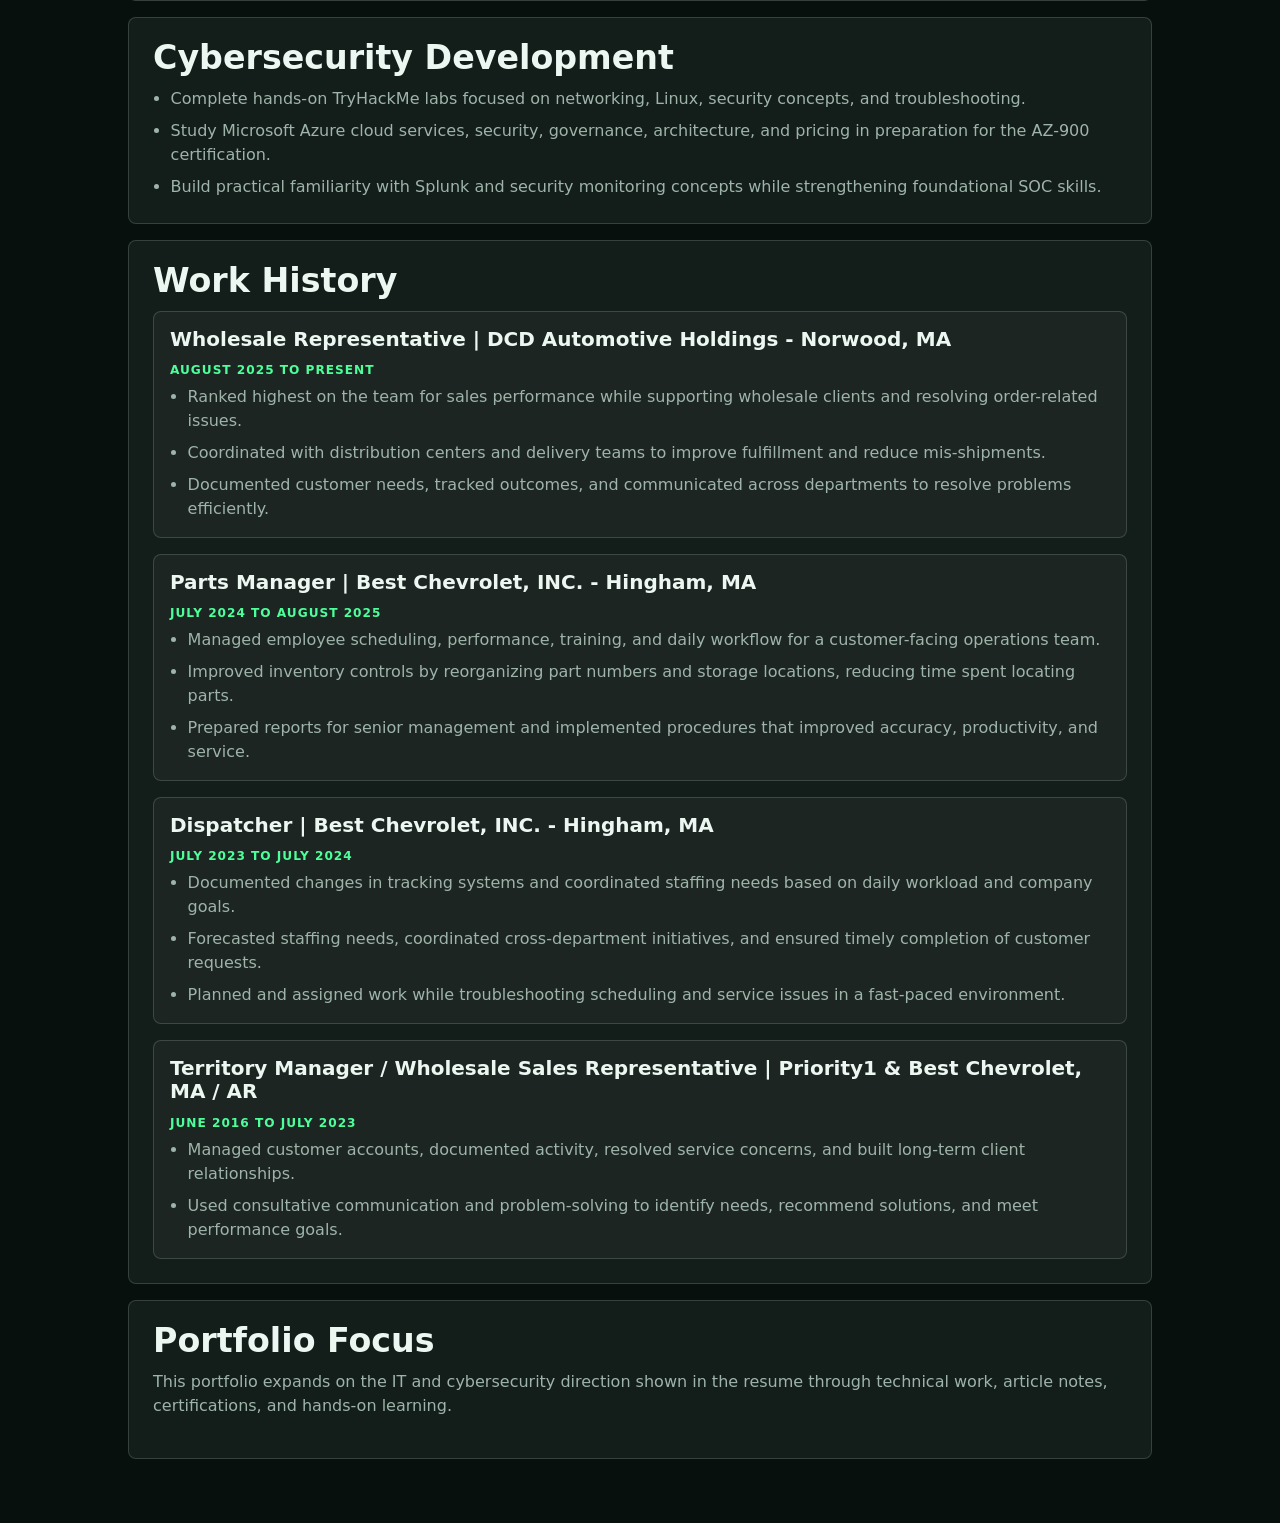
<file: resume.html>
<!doctype html>
<html lang="en">
  <head>
    <meta charset="UTF-8" />
    <meta name="viewport" content="width=device-width, initial-scale=1.0" />
    <title>Ryan Gilmartin | Resume</title>
    <meta
      name="description"
      content="Resume for Ryan Gilmartin, an IT and cybersecurity candidate with CompTIA Security+ and Microsoft SC-200 certifications, plus customer service, networking, and troubleshooting experience."
    />
    <link rel="stylesheet" href="styles.css" />
  </head>
  <body class="resume-document-body">
    <header class="site-header" aria-label="Resume navigation">
      <a class="brand" href="index.html" aria-label="Back to portfolio">
        <span class="brand-mark"></span>
        <span>Ryan Gilmartin</span>
      </a>
      <nav>
        <a href="index.html#technical-work">Technical Work</a>
        <a href="index.html#achievements">Achievements</a>
        <a href="index.html#resume">Portfolio</a>
      </nav>
    </header>

    <main class="resume-document">
      <section class="resume-top">
        <div>
          <p class="eyebrow">Resume</p>
          <h1>Ryan Gilmartin</h1>
          <p>
            Cybersecurity student with CompTIA Security+ and Microsoft SC-200
            certifications, transitioning into information technology with
            9+ years of customer service experience,
            3 years of management experience, and hands-on learning through
            TryHackMe.
          </p>
        </div>
        <div class="resume-contact-card">
          <img class="resume-headshot" src="assets/ryan-gilmartin-headshot.jpg" alt="Ryan Gilmartin headshot" />
          <span>Target Roles</span>
          <strong>Entry-Level IT Support, SOC Analyst, Cybersecurity</strong>
          <a href="mailto:gilmartin15@gmail.com">gilmartin15@gmail.com</a>
          <a href="https://www.linkedin.com/in/ryan-gilmartin-147a14136">LinkedIn Profile</a>
          <div class="resume-actions">
            <a class="button primary" href="assets/comptia-security-plus-certificate.pdf">Security+ Certificate</a>
            <a class="button secondary" href="resume-pdf.html">View Resume</a>
          </div>
        </div>
      </section>

      <section id="resume-content" class="resume-block">
        <h2>Professional Summary</h2>
        <p>
          Cybersecurity student with CompTIA Security+ and Microsoft SC-200
          certifications, transitioning into information technology after more
          than nine years of customer service
          experience and three years of management experience. Brings strong
          troubleshooting, documentation, leadership, communication, and
          process-improvement skills, with hands-on learning through TryHackMe
          and current preparation for Microsoft Azure Fundamentals (AZ-900).
          Seeking an entry-level IT support, SOC analyst, or cybersecurity
          opportunity.
        </p>
      </section>

      <section class="resume-columns">
        <article class="resume-block">
          <h2>Education</h2>
          <div class="resume-entry">
            <h3>Quincy College</h3>
            <p>Associate of Science, Information Technology Cyber Security, expected 2027 - Quincy, MA</p>
          </div>
          <div class="resume-entry">
            <h3>Blue Hills Regional Technical School</h3>
            <p>Automotive Technology - Canton, MA</p>
          </div>
        </article>

        <article class="resume-block">
          <h2>Certifications</h2>
          <div class="cert-badge">
            <span>Credentials</span>
            <strong>CompTIA Security+ | Splunk</strong>
            <small>Security+ certificate PDF linked from this portfolio</small>
            <a href="assets/comptia-security-plus-certificate.pdf">View Certificate</a>
            <strong>Microsoft Certified: Security Operations Analyst Associate (SC-200)</strong>
            <a href="https://learn.microsoft.com/en-us/credentials/certifications/security-operations-analyst/">About SC-200</a>
            <strong>Claude 101 (Anthropic)</strong>
            <small>Course completion certificate</small>
            <a href="https://anthropic.skilljar.com/claude-101">About Claude 101</a>
          </div>
        </article>
      </section>

      <section class="resume-block">
        <h2>Technical Skills</h2>
        <div class="skill-grid">
          <div>
            <span>Security and Monitoring</span>
            <p>CompTIA Security+, Splunk, security fundamentals, log analysis basics</p>
          </div>
          <div>
            <span>Systems</span>
            <p>Windows, Linux fundamentals, Microsoft Office, computer hardware</p>
          </div>
          <div>
            <span>Networking</span>
            <p>TCP/IP and networking fundamentals, connectivity troubleshooting</p>
          </div>
          <div>
            <span>Professional</span>
            <p>Technical support, documentation, customer service, team leadership</p>
          </div>
        </div>
      </section>

      <section class="resume-block">
        <h2>Cybersecurity Development</h2>
        <ul class="resume-list">
          <li>Complete hands-on TryHackMe labs focused on networking, Linux, security concepts, and troubleshooting.</li>
          <li>Study Microsoft Azure cloud services, security, governance, architecture, and pricing in preparation for the AZ-900 certification.</li>
          <li>Build practical familiarity with Splunk and security monitoring concepts while strengthening foundational SOC skills.</li>
        </ul>
      </section>

      <section class="resume-block">
        <h2>Work History</h2>
        <div class="resume-work">
          <article>
            <h3>Wholesale Representative | DCD Automotive Holdings - Norwood, MA</h3>
            <span>August 2025 to Present</span>
            <ul class="resume-list">
              <li>Ranked highest on the team for sales performance while supporting wholesale clients and resolving order-related issues.</li>
              <li>Coordinated with distribution centers and delivery teams to improve fulfillment and reduce mis-shipments.</li>
              <li>Documented customer needs, tracked outcomes, and communicated across departments to resolve problems efficiently.</li>
            </ul>
          </article>
          <article>
            <h3>Parts Manager | Best Chevrolet, INC. - Hingham, MA</h3>
            <span>July 2024 to August 2025</span>
            <ul class="resume-list">
              <li>Managed employee scheduling, performance, training, and daily workflow for a customer-facing operations team.</li>
              <li>Improved inventory controls by reorganizing part numbers and storage locations, reducing time spent locating parts.</li>
              <li>Prepared reports for senior management and implemented procedures that improved accuracy, productivity, and service.</li>
            </ul>
          </article>
          <article>
            <h3>Dispatcher | Best Chevrolet, INC. - Hingham, MA</h3>
            <span>July 2023 to July 2024</span>
            <ul class="resume-list">
              <li>Documented changes in tracking systems and coordinated staffing needs based on daily workload and company goals.</li>
              <li>Forecasted staffing needs, coordinated cross-department initiatives, and ensured timely completion of customer requests.</li>
              <li>Planned and assigned work while troubleshooting scheduling and service issues in a fast-paced environment.</li>
            </ul>
          </article>
          <article>
            <h3>Territory Manager / Wholesale Sales Representative | Priority1 & Best Chevrolet, MA / AR</h3>
            <span>June 2016 to July 2023</span>
            <ul class="resume-list">
              <li>Managed customer accounts, documented activity, resolved service concerns, and built long-term client relationships.</li>
              <li>Used consultative communication and problem-solving to identify needs, recommend solutions, and meet performance goals.</li>
            </ul>
          </article>
        </div>
      </section>

      <section class="resume-block">
        <h2>Portfolio Focus</h2>
        <p>
          This portfolio expands on the IT and cybersecurity direction shown in
          the resume through technical work, article notes,
          certifications, and hands-on learning.
        </p>
      </section>
    </main>
  </body>
</html>
</file>
<file: styles.css>
:root {
  color-scheme: dark;
  --bg: #07100d;
  --panel: #0e1b17;
  --panel-2: #14231f;
  --text: #edf7f1;
  --muted: #9eb4aa;
  --line: rgba(237, 247, 241, 0.16);
  --green: #4dff9a;
  --cyan: #54d8ff;
  --gold: #f8c45d;
  --red: #ff6d6d;
  --shadow: 0 24px 80px rgba(0, 0, 0, 0.42);
  --scene-progress: 0;
}

* {
  box-sizing: border-box;
}

html {
  scroll-behavior: smooth;
}

body {
  margin: 0;
  background:
    radial-gradient(circle at 20% 10%, rgba(77, 255, 154, 0.13), transparent 26rem),
    linear-gradient(135deg, #07100d 0%, #101815 42%, #080d12 100%);
  color: var(--text);
  font-family:
    Inter, ui-sans-serif, system-ui, -apple-system, BlinkMacSystemFont, "Segoe UI",
    sans-serif;
  line-height: 1.5;
}

a {
  color: inherit;
}

.site-header {
  position: fixed;
  top: 0;
  left: 0;
  right: 0;
  z-index: 10;
  display: flex;
  align-items: center;
  justify-content: space-between;
  gap: 1rem;
  padding: 1rem clamp(1rem, 4vw, 4rem);
  background: rgba(7, 16, 13, 0.72);
  border-bottom: 1px solid var(--line);
  backdrop-filter: blur(18px);
}

.brand {
  display: inline-flex;
  align-items: center;
  gap: 0.65rem;
  font-weight: 800;
  text-decoration: none;
}

.brand-mark {
  width: 0.9rem;
  height: 0.9rem;
  background: conic-gradient(from 120deg, var(--green), var(--cyan), var(--gold), var(--green));
  box-shadow: 0 0 20px rgba(77, 255, 154, 0.7);
}

nav {
  display: flex;
  flex-wrap: wrap;
  justify-content: flex-end;
  gap: clamp(0.7rem, 2vw, 1.4rem);
  color: var(--muted);
  font-size: 0.9rem;
}

nav a,
footer a,
.card a,
.timeline a,
.cert-badge a {
  text-decoration: none;
}

nav a:hover,
footer a:hover,
.card a:hover,
.timeline a:hover,
.cert-badge a:hover {
  color: var(--green);
}

.scroll-scene {
  height: 260vh;
  min-height: 1420px;
}

.scene-sticky {
  position: sticky;
  top: 0;
  min-height: 100vh;
  overflow: hidden;
  display: grid;
  grid-template-columns: minmax(18rem, 0.86fr) minmax(24rem, 1.14fr);
  align-items: center;
  gap: 3rem;
  padding: 6rem clamp(1rem, 4vw, 5rem) 3rem;
}

.scene-sticky::before {
  content: "";
  position: absolute;
  inset: 0;
  background-image:
    linear-gradient(rgba(237, 247, 241, 0.035) 1px, transparent 1px),
    linear-gradient(90deg, rgba(237, 247, 241, 0.035) 1px, transparent 1px);
  background-size: 44px 44px;
  mask-image: linear-gradient(to bottom, black, transparent 88%);
  pointer-events: none;
}

.scene-copy {
  position: relative;
  z-index: 2;
  max-width: 44rem;
  transform: translateY(calc(var(--scene-progress) * -28px));
  opacity: calc(1 - var(--scene-progress) * 0.24);
}

.eyebrow,
.card-kicker {
  margin: 0 0 0.75rem;
  color: var(--green);
  font-size: 0.78rem;
  font-weight: 800;
  letter-spacing: 0.08em;
  text-transform: uppercase;
}

h1,
h2,
h3,
p {
  margin-top: 0;
}

h1 {
  max-width: 11ch;
  margin-bottom: 1rem;
  font-size: clamp(3.5rem, 9vw, 8.5rem);
  line-height: 0.86;
  letter-spacing: 0;
}

.scene-copy h1 {
  line-height: 0.98;
}

h2 {
  margin-bottom: 1rem;
  font-size: clamp(2rem, 4vw, 4rem);
  line-height: 0.98;
  letter-spacing: 0;
}

h3 {
  margin-bottom: 0.65rem;
  font-size: 1.25rem;
  line-height: 1.15;
}

p {
  color: var(--muted);
}

.scene-copy > p:not(.eyebrow) {
  max-width: 37rem;
  font-size: clamp(1rem, 1.35vw, 1.18rem);
}

.hero-actions {
  display: flex;
  flex-wrap: wrap;
  gap: 0.8rem;
  margin-top: 1.5rem;
}

.button {
  display: inline-flex;
  align-items: center;
  justify-content: center;
  min-height: 2.85rem;
  padding: 0.75rem 1.05rem;
  border: 1px solid var(--line);
  border-radius: 0.45rem;
  font-weight: 800;
  text-decoration: none;
}

.button.primary {
  background: var(--green);
  color: #06100c;
  border-color: transparent;
}

.button.secondary {
  background: rgba(237, 247, 241, 0.07);
}

.computer-stage {
  position: relative;
  z-index: 1;
  display: grid;
  place-items: center;
  min-height: 44rem;
  perspective: 1200px;
}

.computer {
  position: relative;
  width: min(56vw, 52rem);
  aspect-ratio: 1.18;
  transform:
    translateX(calc((1 - var(--scene-progress)) * 18vw))
    translateY(calc((1 - var(--scene-progress)) * 8vh))
    scale(calc(3.95 - var(--scene-progress) * 2.95))
    rotateX(calc(18deg - var(--scene-progress) * 18deg))
    rotateZ(calc(-12deg + var(--scene-progress) * 12deg));
  transform-origin: 50% 54%;
  transition: transform 80ms linear;
  filter: drop-shadow(var(--shadow));
}

.motherboard {
  position: absolute;
  inset: 30% 15% 22% 15%;
  border: 1px solid rgba(90, 157, 255, 0.34);
  border-radius: 0.18rem;
  background:
    radial-gradient(circle at 50% 50%, rgba(94, 144, 255, 0.22), transparent 10rem),
    radial-gradient(circle at 22% 28%, rgba(84, 216, 255, 0.08), transparent 12rem),
    radial-gradient(circle at 80% 64%, rgba(77, 255, 154, 0.06), transparent 11rem),
    linear-gradient(135deg, rgba(16, 44, 88, 0.38), rgba(3, 7, 16, 0.9)),
    #030814;
  overflow: hidden;
  box-shadow:
    inset 0 0 0 1px rgba(237, 247, 241, 0.06),
    inset 0 0 90px rgba(0, 0, 0, 0.72),
    0 0 54px rgba(80, 133, 255, 0.22);
}

.motherboard::before {
  content: "";
  position: absolute;
  inset: 0;
  background:
    linear-gradient(90deg, transparent 49.8%, rgba(119, 182, 255, 0.18) 50%, transparent 50.2%),
    linear-gradient(transparent 49.8%, rgba(119, 182, 255, 0.12) 50%, transparent 50.2%);
  background-size: 7.2rem 7.2rem;
  opacity: 0.32;
}

.motherboard::after {
  content: "";
  position: absolute;
  inset: 0;
  background-image:
    radial-gradient(circle, rgba(112, 176, 255, 0.42) 0 1px, transparent 1.5px),
    radial-gradient(circle, rgba(237, 247, 241, 0.15) 0 1px, transparent 1.5px);
  background-position:
    0.5rem 0.5rem,
    1.15rem 1.2rem;
  background-size:
    2.3rem 2.3rem,
    2.7rem 2.7rem;
  opacity: 0.18;
  pointer-events: none;
}

.board-grid {
  position: absolute;
  inset: 0;
  background-image:
    linear-gradient(rgba(126, 187, 255, 0.045) 1px, transparent 1px),
    linear-gradient(90deg, rgba(126, 187, 255, 0.04) 1px, transparent 1px);
  background-size: 0.65rem 0.65rem;
  opacity: 0.75;
}

.circuit-traces {
  position: absolute;
  inset: 0;
  z-index: 2;
  width: 100%;
  height: 100%;
  overflow: visible;
}

.circuit-traces path {
  fill: none;
  stroke: rgba(105, 165, 255, 0.48);
  stroke-width: 3;
  stroke-linecap: round;
  stroke-linejoin: round;
  filter: drop-shadow(0 0 6px rgba(84, 156, 255, 0.38));
}

.circuit-traces circle {
  fill: rgba(135, 195, 255, 0.74);
  filter: drop-shadow(0 0 8px rgba(84, 156, 255, 0.7));
}

.circuit-traces .trace-hot {
  stroke: rgba(84, 216, 255, 0.96);
  stroke-dasharray: 42 320;
  stroke-width: 4;
  animation: trace-flow 2.6s linear infinite;
  filter:
    drop-shadow(0 0 5px rgba(84, 216, 255, 0.95))
    drop-shadow(0 0 18px rgba(84, 216, 255, 0.6));
}

.circuit-traces .trace-delay {
  animation-delay: 1.15s;
}

.io-ports {
  position: absolute;
  left: 2.8%;
  top: 15%;
  z-index: 2;
  display: grid;
  gap: 0.45rem;
  width: 6.5%;
  opacity: calc(0.16 + var(--scene-progress) * 0.55);
}

.io-ports i {
  height: 0.55rem;
  border: 1px solid rgba(138, 190, 255, 0.18);
  border-radius: 0.06rem;
  background:
    linear-gradient(90deg, rgba(138, 190, 255, 0.28), rgba(237, 247, 241, 0.04)),
    #10182b;
}

.vrm-bank {
  position: absolute;
  left: 20%;
  top: 10%;
  z-index: 2;
  display: grid;
  grid-template-columns: repeat(5, 1fr);
  gap: 0.35rem;
  width: 28%;
  opacity: calc(0.2 + var(--scene-progress) * 0.55);
}

.vrm-bank span {
  height: 1rem;
  border: 1px solid rgba(138, 190, 255, 0.14);
  border-radius: 0.06rem;
  background:
    linear-gradient(145deg, rgba(138, 190, 255, 0.16), rgba(0, 0, 0, 0.26)),
    #11192a;
  box-shadow: inset 0 -0.2rem 0 rgba(0, 0, 0, 0.18);
}

.cpu-socket {
  position: absolute;
  left: 50%;
  top: 50%;
  z-index: 5;
  width: 14.6rem;
  aspect-ratio: 1;
  transform: translate(-50%, -50%);
  background:
    radial-gradient(circle, rgba(80, 133, 255, 0.12), transparent 64%),
    rgba(3, 7, 16, 0.34);
  border: 1px solid rgba(96, 158, 255, 0.18);
  border-radius: 0.1rem;
  box-shadow:
    inset 0 0 0 0.45rem rgba(11, 22, 42, 0.5),
    0 0 64px rgba(80, 133, 255, 0.28);
}

.cpu-socket::before {
  content: "";
  position: absolute;
  inset: 0.35rem;
  border: 1px solid rgba(115, 176, 255, 0.32);
  border-radius: 0.08rem;
  background:
    repeating-linear-gradient(90deg, rgba(90, 157, 255, 0.16) 0 1px, transparent 1px 8px),
    repeating-linear-gradient(0deg, rgba(90, 157, 255, 0.12) 0 1px, transparent 1px 8px);
  opacity: 0.72;
}

.socket-arm {
  position: absolute;
  right: -0.1rem;
  top: 0.7rem;
  bottom: 0.7rem;
  width: 0.14rem;
  border-radius: 999px;
  background: linear-gradient(#b8d7ff, #315c9a);
  box-shadow: 0 0 12px rgba(84, 156, 255, 0.45);
}

.socket-arm::after {
  content: "";
  position: absolute;
  right: -0.15rem;
  bottom: -0.35rem;
  width: 0.8rem;
  height: 0.22rem;
  border-radius: 999px;
  background: #91beff;
}

.socket-screws i {
  position: absolute;
  z-index: 2;
  width: 0.38rem;
  aspect-ratio: 1;
  border-radius: 50%;
  background:
    radial-gradient(circle at 35% 30%, #dbeaff 0 12%, transparent 13%),
    radial-gradient(circle, #7193c8 0 42%, #1b2a4a 44% 100%);
  box-shadow: inset 0 0 0 1px rgba(0, 0, 0, 0.36);
  opacity: 0.62;
}

.socket-screws i:nth-child(1) {
  left: 0.55rem;
  top: 0.55rem;
}

.socket-screws i:nth-child(2) {
  right: 0.55rem;
  top: 0.55rem;
}

.socket-screws i:nth-child(3) {
  left: 0.55rem;
  bottom: 0.55rem;
}

.socket-screws i:nth-child(4) {
  right: 0.55rem;
  bottom: 0.55rem;
}

.cpu-chip {
  position: absolute;
  left: 50%;
  top: 50%;
  z-index: 3;
  width: 9.2rem;
  aspect-ratio: 1;
  transform: translate(-50%, -50%);
  background:
    linear-gradient(135deg, rgba(217, 236, 255, 0.62), rgba(104, 157, 255, 0.28) 26%, transparent 58%),
    linear-gradient(45deg, #233b84, #6b8dff 48%, #c7e3ff);
  border: 1px solid rgba(217, 236, 255, 0.86);
  border-radius: 0.06rem;
  box-shadow:
    inset 0 0 26px rgba(7, 16, 70, 0.62),
    0 0 0 0.2rem rgba(25, 50, 124, 0.82),
    0 0 0 0.65rem rgba(81, 135, 255, 0.12),
    0 0 48px rgba(96, 158, 255, 0.68);
}

.cpu-chip::before {
  content: "";
  position: absolute;
  inset: 0.32rem;
  border: 1px solid rgba(217, 236, 255, 0.36);
  border-radius: 0.04rem;
}

.cpu-chip::after {
  content: "";
  position: absolute;
  left: 0.8rem;
  right: 0.8rem;
  top: 0.55rem;
  height: 1px;
  background: linear-gradient(90deg, transparent, rgba(237, 247, 241, 0.9), transparent);
}

.chip-core {
  position: absolute;
  inset: 2.35rem;
  display: grid;
  place-items: center;
  align-content: center;
  gap: 0.4rem;
  background:
    radial-gradient(circle at 30% 22%, rgba(116, 177, 255, 0.44), transparent 1.4rem),
    linear-gradient(135deg, rgba(84, 216, 255, 0.18), rgba(37, 52, 145, 0.3)),
    #102070;
  border: 1px solid rgba(191, 219, 255, 0.42);
  border-radius: 0.02rem;
  text-align: center;
  overflow: hidden;
  box-shadow:
    inset 0 0 18px rgba(0, 0, 0, 0.42),
    0 0 18px rgba(84, 156, 255, 0.38);
}

.chip-core::before {
  content: "";
  position: absolute;
  inset: 0;
  background-image:
    linear-gradient(90deg, transparent 47%, rgba(171, 209, 255, 0.17) 48% 52%, transparent 53%),
    linear-gradient(transparent 47%, rgba(171, 209, 255, 0.14) 48% 52%, transparent 53%);
  background-size: 0.64rem 0.64rem;
  opacity: 0.8;
}

.chip-core span,
.chip-core small,
.die-grid {
  position: relative;
  z-index: 1;
}

.chip-core span {
  position: absolute;
  left: 0.38rem;
  top: 0.32rem;
  font-size: 0.48rem;
  font-weight: 900;
  letter-spacing: 0.12em;
  opacity: 0.68;
}

.chip-core small {
  position: absolute;
  right: 0.38rem;
  bottom: 0.32rem;
  color: #bad8ff;
  font-size: 0.34rem;
  font-weight: 800;
  letter-spacing: 0.18em;
  opacity: 0.58;
}

.die-grid {
  position: absolute;
  inset: 33%;
  display: grid;
  grid-template-columns: repeat(2, 1fr);
  gap: 0.16rem;
  margin-top: 0;
}

.die-grid i {
  aspect-ratio: 1;
  background: rgba(180, 219, 255, 0.68);
  box-shadow: 0 0 10px rgba(84, 156, 255, 0.85);
  animation: chip-twinkle 2.8s ease-in-out infinite;
}

.die-grid i:nth-child(2) {
  animation-delay: 0.4s;
}

.die-grid i:nth-child(3) {
  animation-delay: 0.9s;
}

.die-grid i:nth-child(4) {
  animation-delay: 1.35s;
}

.pins-top,
.pins-bottom,
.pins-left,
.pins-right {
  position: absolute;
  background-repeat: repeat;
}

.pins-top,
.pins-bottom {
  left: -0.08rem;
  right: -0.08rem;
  height: 1.05rem;
  background-image: repeating-linear-gradient(90deg, rgba(214, 234, 255, 0.96) 0 2px, transparent 2px 6px);
  filter: drop-shadow(0 0 5px rgba(84, 156, 255, 0.95));
}

.pins-top {
  top: -1.12rem;
}

.pins-bottom {
  bottom: -1.12rem;
}

.pins-left,
.pins-right {
  top: -0.08rem;
  bottom: -0.08rem;
  width: 1.05rem;
  background-image: repeating-linear-gradient(0deg, rgba(214, 234, 255, 0.96) 0 2px, transparent 2px 6px);
  filter: drop-shadow(0 0 5px rgba(84, 156, 255, 0.95));
}

.pins-left {
  left: -1.12rem;
}

.pins-right {
  right: -1.12rem;
}

.ram {
  position: absolute;
  top: 18%;
  bottom: 18%;
  width: 1.05rem;
  z-index: 4;
  background:
    repeating-linear-gradient(0deg, rgba(180, 219, 255, 0.15) 0 0.35rem, transparent 0.35rem 0.72rem),
    linear-gradient(#3457a4, #15275b);
  border: 1px solid rgba(138, 190, 255, 0.2);
  border-radius: 0.06rem;
  box-shadow: 0 0 18px rgba(84, 156, 255, 0.16);
  opacity: calc(0.22 + var(--scene-progress) * 0.62);
}

.ram::before {
  content: "";
  position: absolute;
  left: -0.18rem;
  right: -0.18rem;
  bottom: 0.35rem;
  height: 0.25rem;
  background: repeating-linear-gradient(90deg, rgba(214, 234, 255, 0.9) 0 2px, transparent 2px 5px);
}

.ram-a {
  right: 16%;
}

.ram-b {
  right: 21%;
}

.chipset {
  position: absolute;
  left: 19%;
  bottom: 16%;
  z-index: 3;
  width: 14%;
  aspect-ratio: 1.15;
  border: 1px solid rgba(138, 190, 255, 0.18);
  border-radius: 0.06rem;
  background:
    repeating-linear-gradient(90deg, rgba(138, 190, 255, 0.15) 0 0.22rem, transparent 0.22rem 0.5rem),
    linear-gradient(145deg, #16254c, #070d1c);
  box-shadow: 0 0 22px rgba(84, 156, 255, 0.11);
  opacity: calc(0.2 + var(--scene-progress) * 0.58);
}

.chipset span {
  position: absolute;
  inset: 33%;
  border-radius: 50%;
  background: #74b6ff;
  box-shadow: 0 0 16px rgba(84, 156, 255, 0.8);
  animation: led-blink 1.8s ease-in-out infinite;
}

.m2-slot {
  position: absolute;
  right: 30%;
  bottom: 14%;
  z-index: 3;
  width: 28%;
  height: 0.9rem;
  border: 1px solid rgba(138, 190, 255, 0.18);
  border-radius: 999px;
  background: #090f1d;
  opacity: calc(0.22 + var(--scene-progress) * 0.58);
}

.m2-slot span {
  position: absolute;
  left: 0.5rem;
  right: 0.5rem;
  top: 50%;
  height: 2px;
  transform: translateY(-50%);
  background: linear-gradient(90deg, rgba(214, 234, 255, 0.82), transparent 88%);
}

.capacitors {
  position: absolute;
  z-index: 3;
  display: grid;
  gap: 0.42rem;
}

.capacitors i {
  width: 0.46rem;
  height: 0.82rem;
  border-radius: 999px;
  background:
    radial-gradient(ellipse at 50% 12%, rgba(217, 236, 255, 0.72), transparent 18%),
    linear-gradient(90deg, #456aa9, #142447 48%, #799ad0);
  box-shadow:
    inset 0 -0.15rem 0 rgba(0, 0, 0, 0.2),
    0 0 12px rgba(84, 156, 255, 0.08);
  opacity: calc(0.2 + var(--scene-progress) * 0.52);
}

.caps-left {
  left: 12%;
  top: 34%;
}

.caps-right {
  right: 9%;
  top: 44%;
}

.status-led {
  position: absolute;
  z-index: 5;
  width: 0.5rem;
  aspect-ratio: 1;
  border-radius: 50%;
  box-shadow: 0 0 14px currentColor;
  animation: led-blink 1.35s ease-in-out infinite;
}

.led-green {
  right: 8%;
  bottom: 12%;
  color: #74b6ff;
  background: #74b6ff;
}

.led-amber {
  right: 11%;
  bottom: 12%;
  color: var(--green);
  background: var(--green);
  animation-delay: 0.55s;
}

.trace {
  position: absolute;
  z-index: 2;
  height: 1px;
  background: linear-gradient(90deg, transparent, rgba(105, 165, 255, 0.75), transparent);
  opacity: 0.55;
  box-shadow: 0 0 8px rgba(84, 156, 255, 0.3);
}

.trace-one {
  left: 10%;
  right: 62%;
  top: 32%;
}

.trace-two {
  left: 10%;
  right: 68%;
  top: 58%;
}

.trace-three {
  left: 62%;
  right: 10%;
  top: 37%;
}

.trace-four {
  left: 58%;
  right: 12%;
  top: 67%;
}

.trace-five {
  left: 43%;
  top: 18%;
  width: 2px;
  height: 21%;
}

.trace-six {
  left: 54%;
  top: 59%;
  width: 2px;
  height: 23%;
}

.data-line {
  position: absolute;
  z-index: 6;
  overflow: hidden;
  background: rgba(105, 165, 255, 0.14);
  box-shadow: 0 0 14px rgba(84, 156, 255, 0.28);
}

.data-line i {
  position: absolute;
  display: block;
  background: linear-gradient(90deg, transparent, #74b6ff, #dcecff, transparent);
  filter: drop-shadow(0 0 8px rgba(84, 156, 255, 0.95));
}

.data-line i:nth-child(2) {
  animation-delay: 1s;
  background: linear-gradient(90deg, transparent, var(--cyan), #dcecff, transparent);
}

.data-a,
.data-b {
  height: 3px;
  border-radius: 999px;
}

.data-a i,
.data-b i {
  top: 0;
  width: 1.7rem;
  height: 100%;
  animation: packet-x 2.15s linear infinite;
}

.data-a {
  left: 14%;
  right: 61%;
  top: 47%;
}

.data-b {
  left: 59%;
  right: 13%;
  top: 48%;
}

.data-c,
.data-d {
  width: 3px;
  border-radius: 999px;
}

.data-c i,
.data-d i {
  left: 0;
  width: 100%;
  height: 1.7rem;
  background: linear-gradient(0deg, transparent, #74b6ff, #dcecff, transparent);
  animation: packet-y 2.35s linear infinite;
}

.data-c i:nth-child(2),
.data-d i:nth-child(2) {
  background: linear-gradient(0deg, transparent, var(--cyan), #dcecff, transparent);
}

.data-c {
  left: 43%;
  top: 18%;
  bottom: 61%;
}

.data-d {
  left: 54%;
  top: 59%;
  bottom: 17%;
}

@keyframes packet-x {
  0% {
    left: -2rem;
    opacity: 0;
  }
  12%,
  86% {
    opacity: 1;
  }
  100% {
    left: 100%;
    opacity: 0;
  }
}

@keyframes packet-y {
  0% {
    top: -2rem;
    opacity: 0;
  }
  12%,
  86% {
    opacity: 1;
  }
  100% {
    top: 100%;
    opacity: 0;
  }
}

@keyframes trace-flow {
  0% {
    stroke-dashoffset: 360;
    opacity: 0.25;
  }
  20%,
  78% {
    opacity: 1;
  }
  100% {
    stroke-dashoffset: 0;
    opacity: 0.25;
  }
}

@keyframes led-blink {
  0%,
  100% {
    opacity: 0.45;
    transform: scale(0.9);
  }
  45% {
    opacity: 1;
    transform: scale(1.08);
  }
}

@keyframes chip-twinkle {
  0%,
  100% {
    opacity: 0.35;
  }
  50% {
    opacity: 1;
  }
}

.monitor {
  position: absolute;
  left: 8%;
  top: 0;
  width: 62%;
  aspect-ratio: 1.55;
  opacity: var(--scene-progress);
  transform: translateY(calc((1 - var(--scene-progress)) * -4rem));
}

.screen {
  position: absolute;
  inset: 0;
  padding: 1.1rem;
  background:
    radial-gradient(circle at 70% 20%, rgba(84, 216, 255, 0.17), transparent 12rem),
    #07100d;
  border: 0.6rem solid #1b2724;
  border-radius: 0.8rem;
  box-shadow: inset 0 0 0 1px rgba(237, 247, 241, 0.1);
}

.terminal-bar {
  display: flex;
  gap: 0.38rem;
}

.terminal-bar span {
  width: 0.55rem;
  aspect-ratio: 1;
  border-radius: 50%;
  background: var(--red);
}

.terminal-bar span:nth-child(2) {
  background: var(--gold);
}

.terminal-bar span:nth-child(3) {
  background: var(--green);
}

.terminal-lines {
  display: grid;
  gap: 0.25rem;
  margin-top: 1rem;
  color: #cde5da;
  font-family: "SFMono-Regular", Consolas, monospace;
  font-size: clamp(0.58rem, 1vw, 0.85rem);
}

.green {
  color: var(--green);
}

.cyan {
  color: var(--cyan);
}

.network-map {
  position: absolute;
  right: 1.4rem;
  bottom: 1.4rem;
  width: 33%;
  aspect-ratio: 1.2;
  border: 1px solid rgba(84, 216, 255, 0.28);
}

.network-map::before,
.network-map::after {
  content: "";
  position: absolute;
  inset: 50% 14%;
  height: 1px;
  background: rgba(84, 216, 255, 0.48);
}

.network-map::after {
  transform: rotate(90deg);
}

.network-map i {
  position: absolute;
  width: 0.55rem;
  aspect-ratio: 1;
  background: var(--cyan);
  border-radius: 50%;
}

.network-map i:nth-child(1) { left: 12%; top: 16%; }
.network-map i:nth-child(2) { right: 16%; top: 22%; }
.network-map i:nth-child(3) { left: 46%; top: 46%; background: var(--green); }
.network-map i:nth-child(4) { left: 22%; bottom: 14%; }
.network-map i:nth-child(5) { right: 12%; bottom: 18%; }

.stand,
.base {
  position: absolute;
  left: 50%;
  transform: translateX(-50%);
  background: #1b2724;
}

.stand {
  top: 100%;
  width: 13%;
  height: 16%;
}

.base {
  top: 114%;
  width: 32%;
  height: 5%;
  border-radius: 999px;
}

.tower {
  position: absolute;
  right: 6%;
  top: 10%;
  width: 19%;
  height: 52%;
  padding: 1rem;
  background: linear-gradient(145deg, #1c2926, #0e1815);
  border: 1px solid rgba(237, 247, 241, 0.14);
  opacity: var(--scene-progress);
  transform: translateX(calc((1 - var(--scene-progress)) * 3rem));
}

.tower-panel {
  display: grid;
  gap: 0.55rem;
}

.tower-panel span {
  height: 0.45rem;
  background: rgba(237, 247, 241, 0.12);
}

.vent-grid {
  display: grid;
  grid-template-columns: repeat(3, 1fr);
  gap: 0.45rem;
  margin-top: 2rem;
}

.vent-grid i {
  aspect-ratio: 1;
  border-radius: 50%;
  background: rgba(77, 255, 154, 0.18);
}

.keyboard {
  position: absolute;
  left: 13%;
  bottom: 4%;
  width: 53%;
  padding: 0.75rem;
  display: grid;
  grid-template-columns: repeat(5, 1fr);
  gap: 0.35rem;
  background: #111b18;
  border: 1px solid rgba(237, 247, 241, 0.12);
  opacity: calc(var(--scene-progress) * 0.9);
}

.keyboard span {
  height: 0.5rem;
  background: rgba(237, 247, 241, 0.16);
  border-radius: 999px;
}

.scroll-hint {
  position: absolute;
  left: 50%;
  bottom: 1.2rem;
  transform: translateX(-50%);
  color: var(--muted);
  font-size: 0.8rem;
}

.intro-band,
.section {
  padding: clamp(4rem, 8vw, 8rem) clamp(1rem, 4vw, 5rem);
}

.intro-band {
  background: #edf7f1;
  color: #07100d;
}

.intro-band p {
  color: #33423d;
}

.intro-band .eyebrow {
  color: #007f4a;
}

.content-grid,
.split-section,
.resume-panel {
  display: grid;
  grid-template-columns: minmax(0, 0.86fr) minmax(0, 1.14fr);
  gap: clamp(2rem, 6vw, 6rem);
  align-items: start;
}

.section-heading {
  max-width: 48rem;
  margin-bottom: 2rem;
}

.card-grid {
  display: grid;
  grid-template-columns: repeat(3, minmax(0, 1fr));
  gap: 1rem;
}

.featured-work-grid {
  grid-template-columns: minmax(0, 48rem);
}

.card,
.timeline article,
.article-stack a,
.resume-panel {
  border: 1px solid var(--line);
  background: rgba(237, 247, 241, 0.055);
  box-shadow: 0 16px 50px rgba(0, 0, 0, 0.22);
}

.card {
  min-height: 20rem;
  padding: 1.35rem;
  border-radius: 0.5rem;
  display: flex;
  flex-direction: column;
}

.card a {
  margin-top: auto;
  color: var(--text);
  font-weight: 800;
}

.card-tags {
  margin: 0 0 1.1rem;
  color: var(--cyan);
  font-size: 0.78rem;
  font-weight: 800;
}

.accent-green {
  border-top-color: var(--green);
}

.accent-blue {
  border-top-color: var(--cyan);
}

.accent-gold {
  border-top-color: var(--gold);
}

.article-stack,
.resume-facts {
  display: grid;
  gap: 0.9rem;
}

.timeline {
  display: grid;
  grid-template-columns: repeat(2, minmax(0, 1fr));
  gap: 1rem;
}

.timeline article,
.article-stack a,
.resume-facts article {
  padding: 1.2rem;
  border-radius: 0.5rem;
}

.timeline time,
.article-stack span,
.resume-facts span {
  display: block;
  margin-bottom: 0.55rem;
  color: var(--green);
  font-size: 0.78rem;
  font-weight: 800;
  text-transform: uppercase;
}

.timeline a {
  color: var(--text);
  font-weight: 800;
}

.article-stack a {
  display: block;
  text-decoration: none;
}

.article-stack strong,
.article-stack small,
.resume-facts strong {
  display: block;
}

.profile-card {
  display: grid;
  grid-template-columns: 5rem minmax(0, 1fr);
  gap: 1rem;
  align-items: center;
}

.profile-card img,
.resume-headshot {
  width: 5rem;
  aspect-ratio: 1;
  border: 1px solid rgba(84, 216, 255, 0.28);
  border-radius: 50%;
  object-fit: cover;
  box-shadow: 0 0 28px rgba(84, 216, 255, 0.18);
}

.profile-card a,
.resume-contact-card a {
  color: var(--text);
  font-weight: 800;
  text-decoration: none;
}

.profile-card a:hover,
.resume-contact-card a:hover {
  color: var(--green);
}

.article-stack small {
  margin-top: 0.35rem;
  color: var(--muted);
}

.resume-section {
  padding-bottom: 4rem;
}

.resume-panel {
  padding: clamp(1.2rem, 4vw, 3rem);
  border-radius: 0.5rem;
  background:
    linear-gradient(135deg, rgba(77, 255, 154, 0.14), transparent 32rem),
    rgba(237, 247, 241, 0.06);
}

.resume-document-body {
  background:
    radial-gradient(circle at 78% 0%, rgba(84, 216, 255, 0.14), transparent 24rem),
    radial-gradient(circle at 8% 18%, rgba(77, 255, 154, 0.12), transparent 22rem),
    #07100d;
}

.resume-document {
  width: min(100%, 68rem);
  margin: 0 auto;
  padding: 7rem clamp(1rem, 4vw, 2rem) 4rem;
}

.resume-document h1 {
  max-width: none;
  margin-bottom: 0.9rem;
  font-size: clamp(3rem, 7vw, 5.8rem);
  line-height: 0.9;
}

.resume-document h2 {
  margin-bottom: 0.8rem;
  font-size: clamp(1.5rem, 2.6vw, 2.4rem);
}

.resume-top {
  display: grid;
  grid-template-columns: minmax(0, 1.15fr) minmax(18rem, 0.85fr);
  gap: 1rem;
  align-items: stretch;
  padding-bottom: 1rem;
  border-bottom: 1px solid var(--line);
}

.resume-top p {
  max-width: 46rem;
  font-size: 1.05rem;
}

.resume-contact-card,
.resume-block,
.cert-badge {
  border: 1px solid var(--line);
  border-radius: 0.5rem;
  background: rgba(237, 247, 241, 0.055);
}

.resume-contact-card {
  display: grid;
  align-content: center;
  gap: 0.75rem;
  padding: 1.25rem;
}

.resume-headshot {
  width: 6.5rem;
}

.resume-contact-card span,
.cert-badge span,
.skill-grid span,
.resume-work span {
  color: var(--green);
  font-size: 0.76rem;
  font-weight: 900;
  letter-spacing: 0.08em;
  text-transform: uppercase;
}

.resume-block {
  margin-top: 1rem;
  padding: clamp(1rem, 2.5vw, 1.5rem);
}

.resume-columns {
  display: grid;
  grid-template-columns: minmax(18rem, 0.82fr) minmax(0, 1.18fr);
  gap: 1rem;
}

.resume-columns .resume-block {
  margin-top: 1rem;
}

.cert-badge {
  display: grid;
  gap: 0.35rem;
  padding: 1rem;
  background:
    linear-gradient(135deg, rgba(84, 216, 255, 0.12), transparent),
    rgba(237, 247, 241, 0.055);
}

.cert-badge strong {
  font-size: 1.35rem;
}

.cert-badge small {
  color: var(--muted);
}

.cert-badge a {
  color: var(--text);
  font-weight: 800;
}

.resume-actions {
  display: flex;
  flex-wrap: wrap;
  gap: 0.6rem;
  margin-top: 0.5rem;
}

.resume-list {
  display: grid;
  gap: 0.5rem;
  margin: 0;
  padding-left: 1.1rem;
  color: var(--muted);
}

.skill-grid {
  display: grid;
  grid-template-columns: repeat(2, minmax(0, 1fr));
  gap: 0.85rem;
}

.skill-grid div,
.resume-work article {
  border: 1px solid var(--line);
  border-radius: 0.5rem;
  background: rgba(237, 247, 241, 0.04);
  padding: 1rem;
}

.skill-grid span,
.resume-work span {
  display: block;
  margin-bottom: 0.35rem;
}

.skill-grid p {
  margin-bottom: 0;
}

.resume-work {
  display: grid;
  gap: 1rem;
}

.project-document-body {
  background:
    radial-gradient(circle at 80% 0%, rgba(84, 216, 255, 0.14), transparent 24rem),
    radial-gradient(circle at 8% 16%, rgba(77, 255, 154, 0.13), transparent 24rem),
    #07100d;
}

.project-document {
  width: min(100%, 74rem);
  margin: 0 auto;
  padding: 7rem clamp(1rem, 4vw, 2rem) 4rem;
}

.project-hero {
  padding-bottom: 1.5rem;
  border-bottom: 1px solid var(--line);
}

.project-hero h1 {
  max-width: 13ch;
  font-size: clamp(3rem, 7vw, 6.4rem);
  line-height: 0.94;
}

.project-hero p {
  max-width: 62rem;
  font-size: clamp(1rem, 1.4vw, 1.18rem);
}

.project-actions {
  display: flex;
  flex-wrap: wrap;
  gap: 0.8rem;
  margin-top: 1.5rem;
}

.project-summary-grid {
  display: grid;
  grid-template-columns: repeat(4, minmax(0, 1fr));
  gap: 1rem;
  margin: 1rem 0;
}

.project-summary-grid article,
.project-sidebar,
.project-block {
  border: 1px solid var(--line);
  border-radius: 0.5rem;
  background: rgba(237, 247, 241, 0.055);
  box-shadow: 0 16px 50px rgba(0, 0, 0, 0.18);
}

.project-summary-grid article {
  padding: 1rem;
}

.project-summary-grid span,
.project-sidebar h2 {
  display: block;
  margin-bottom: 0.55rem;
  color: var(--green);
  font-size: 0.76rem;
  font-weight: 900;
  letter-spacing: 0.08em;
  text-transform: uppercase;
}

.project-summary-grid strong {
  display: block;
  margin-bottom: 0.45rem;
}

.project-summary-grid p {
  margin-bottom: 0;
  font-size: 0.95rem;
}

.project-layout {
  display: grid;
  grid-template-columns: minmax(15rem, 0.34fr) minmax(0, 0.66fr);
  gap: 1rem;
  align-items: start;
}

.project-sidebar {
  position: sticky;
  top: 5.5rem;
  padding: 1rem;
}

.project-sidebar h2 {
  font-size: 0.76rem;
}

.tag-list,
.command-list {
  display: flex;
  flex-wrap: wrap;
  gap: 0.5rem;
}

.tag-list span,
.command-list code,
.project-block code {
  border: 1px solid rgba(84, 216, 255, 0.2);
  border-radius: 0.35rem;
  background: rgba(84, 216, 255, 0.08);
  color: var(--text);
}

.tag-list span,
.command-list code {
  padding: 0.35rem 0.5rem;
  font-size: 0.82rem;
  font-weight: 800;
  overflow-wrap: anywhere;
}

.project-content {
  display: grid;
  gap: 1rem;
}

.project-block {
  padding: clamp(1rem, 2.5vw, 1.5rem);
}

.project-block h2 {
  font-size: clamp(1.45rem, 2.5vw, 2.2rem);
}

.project-block code {
  padding: 0.12rem 0.3rem;
  font-size: 0.92em;
}

.command-list {
  margin: 0.8rem 0 1rem;
}

.project-list {
  display: grid;
  gap: 0.55rem;
  margin: 0;
  padding-left: 1.1rem;
  color: var(--muted);
}

.network-diagram {
  margin: 1rem 0;
  padding: 1rem;
  overflow-x: auto;
  border: 1px solid rgba(77, 255, 154, 0.22);
  border-radius: 0.5rem;
  background: rgba(0, 0, 0, 0.24);
  color: var(--green);
  line-height: 1.45;
}

.network-diagram code {
  border: 0;
  background: transparent;
  color: inherit;
  padding: 0;
}

.pdf-viewer-page {
  width: min(100%, 74rem);
  min-height: 100vh;
  margin: 0 auto;
  padding: 7rem clamp(1rem, 4vw, 2rem) 3rem;
}

.pdf-viewer-heading {
  display: flex;
  align-items: end;
  justify-content: space-between;
  gap: 1rem;
  margin-bottom: 1rem;
}

.pdf-viewer-heading h1 {
  max-width: none;
  margin-bottom: 0;
  font-size: clamp(2.6rem, 6vw, 5rem);
}

.pdf-preview {
  display: block;
  width: 100%;
  border: 1px solid var(--line);
  border-radius: 0.5rem;
  background: rgba(237, 247, 241, 0.05);
  overflow: hidden;
}

.pdf-preview-image {
  display: block;
  width: 100%;
  height: auto;
}

footer {
  display: flex;
  flex-wrap: wrap;
  justify-content: space-between;
  gap: 1rem;
  padding: 1.5rem clamp(1rem, 4vw, 5rem);
  color: var(--muted);
  border-top: 1px solid var(--line);
}

@media (max-width: 900px) {
  .site-header {
    align-items: flex-start;
    flex-direction: column;
  }

  .scene-sticky,
  .content-grid,
  .split-section,
  .resume-panel,
  .project-layout {
    grid-template-columns: 1fr;
  }

  .scene-sticky {
    align-content: center;
    gap: 1rem;
  }

  .computer-stage {
    min-height: 31rem;
    order: -1;
  }

  .computer {
    width: min(92vw, 35rem);
    transform:
      translateY(calc((1 - var(--scene-progress)) * 6vh))
      scale(calc(3.1 - var(--scene-progress) * 2.05))
      rotateX(calc(14deg - var(--scene-progress) * 14deg))
      rotateZ(calc(-10deg + var(--scene-progress) * 10deg));
  }

  .motherboard {
    inset: 34% 13% 25% 13%;
  }

  .cpu-socket {
    width: 10.8rem;
  }

  .cpu-chip {
    width: 8.5rem;
  }

  .scene-copy {
    max-width: 100%;
  }

  .card-grid,
  .timeline,
  .project-summary-grid,
  .resume-top,
  .resume-columns,
  .skill-grid {
    grid-template-columns: 1fr;
  }

  .project-sidebar {
    position: static;
  }
}

@media (max-width: 560px) {
  nav {
    font-size: 0.8rem;
  }

  h1 {
    font-size: clamp(3rem, 16vw, 4.2rem);
  }

  h2 {
    font-size: 2rem;
  }

  .scroll-scene {
    min-height: 1280px;
  }

  .scene-sticky {
    padding-top: 7rem;
  }

  .computer-stage {
    min-height: 25rem;
  }

  .terminal-lines {
    display: none;
  }

  .button {
    width: 100%;
  }

  .project-hero h1 {
    max-width: none;
  }
}

@media print {
  .site-header {
    display: none;
  }

  .resume-actions {
    display: none;
  }

  body,
  .resume-document-body {
    background: #fff;
    color: #111;
  }

  .resume-document {
    width: 100%;
    padding: 0;
  }

  .resume-contact-card,
  .resume-block,
  .cert-badge,
  .project-summary-grid article,
  .project-sidebar,
  .project-block,
  .skill-grid div,
  .resume-work article {
    border-color: #ddd;
    background: #fff;
    box-shadow: none;
  }

  p,
  .resume-list,
  .cert-badge small {
    color: #333;
  }
}

@media (prefers-reduced-motion: reduce) {
  html {
    scroll-behavior: auto;
  }

  .computer,
  .scene-copy {
    transition: none;
  }

  .data-line i,
  .die-grid i,
  .status-led,
  .chipset span,
  .circuit-traces .trace-hot {
    animation: none;
  }
}
</file>
